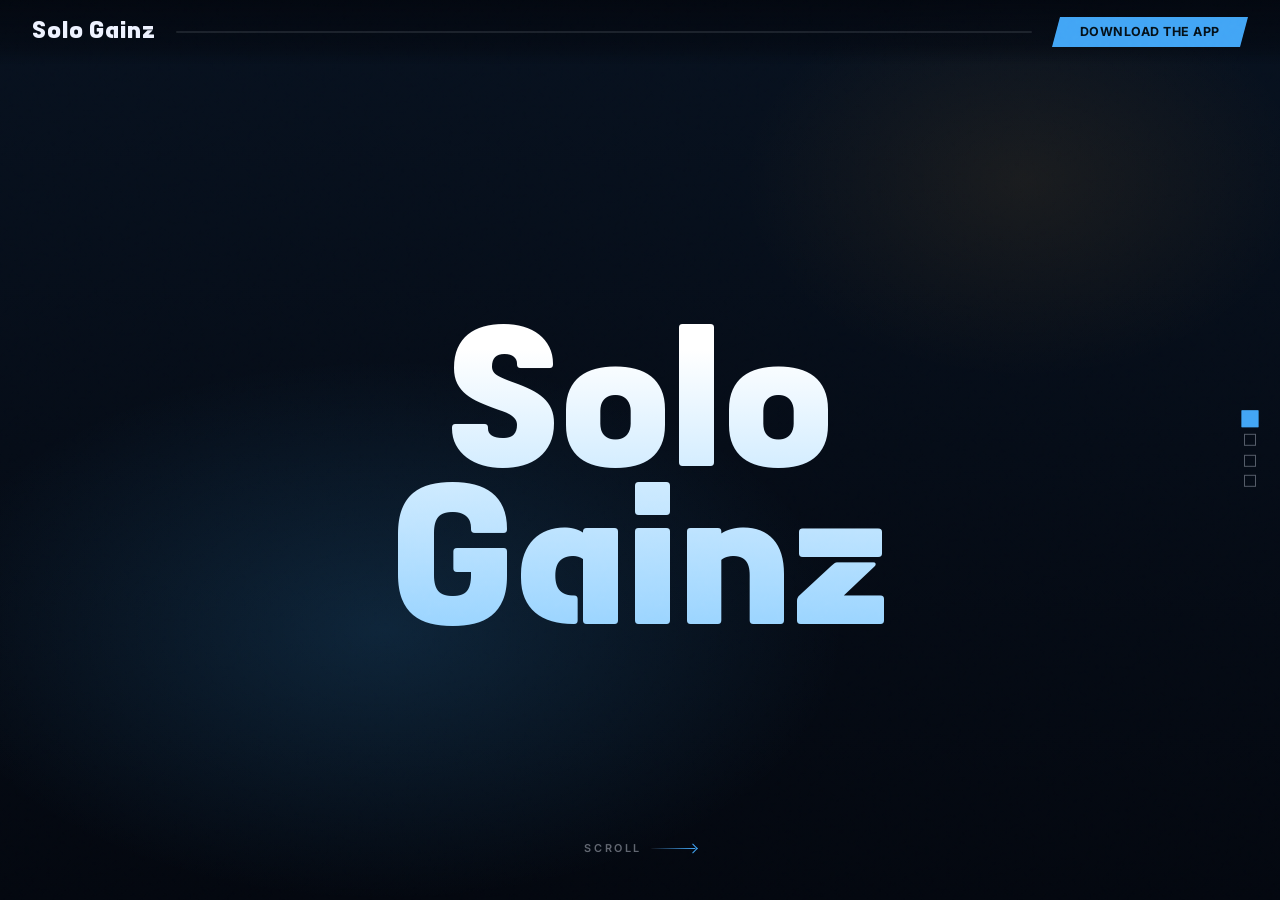
<file: index.html>
<!DOCTYPE html>
<html lang="en">
<head>
  <meta charset="UTF-8" />
  <meta name="viewport" content="width=device-width, initial-scale=1.0, viewport-fit=cover" />
  <!-- `js` gates the scroll-reveal start state in site.css. Inline, and in the
       head on purpose: a deferred script would set it after first paint, so
       the content would draw, blink out, then animate back in. -->
  <script>document.documentElement.classList.add("js");</script>
  <meta name="description" content="Solo Gainz — hunt-ready fitness combat on Android. Daily quests, real combat frames, local Wi‑Fi PVP, loot chests, and rank shields. Fully offline. Direct APK download." />
  <meta name="theme-color" content="#071426" />
  <meta name="robots" content="index, follow" />
  <title>Solo Gainz — Fitness Combat for Android</title>
  <link rel="icon" href="app_icon.png" />
  <link rel="apple-touch-icon" href="app_icon.png" />

  <meta property="og:type" content="website" />
  <meta property="og:site_name" content="Solo Gainz" />
  <meta property="og:title" content="Solo Gainz — Fitness Combat for Android" />
  <meta property="og:description" content="Daily quests, real combat frames, local Wi‑Fi PVP, loot chests, and rank shields. Fully offline. Direct APK download." />
  <link rel="canonical" href="https://sologainz.github.io/" />
  <meta property="og:url" content="https://sologainz.github.io/" />
  <meta property="og:image" content="https://sologainz.github.io/app_thumbnail.png" />
  <meta name="twitter:card" content="summary_large_image" />
  <meta name="twitter:title" content="Solo Gainz — Fitness Combat for Android" />
  <meta name="twitter:description" content="Daily quests, real combat, local PVP, loot chests, rank shields. Fully offline. Direct APK." />
  <meta name="twitter:image" content="https://sologainz.github.io/app_thumbnail.png" />
  <link rel="preconnect" href="https://fonts.googleapis.com" />
  <link rel="preconnect" href="https://fonts.gstatic.com" crossorigin />
  <link href="https://fonts.googleapis.com/css2?family=Inter:wght@400;500;600;700;800&display=swap" rel="stylesheet" />
  <link rel="stylesheet" href="site.css?v=12ccbea3" />
</head>
<body class="track-page">
  <div class="noise" aria-hidden="true"></div>

  <header class="chrome">
    <a class="chrome__brand" href="#panel-0">
      <span>Solo Gainz</span>
    </a>
    <div class="chrome__rail" aria-hidden="true">
      <div class="chrome__fill" id="scrollFill"></div>
    </div>
    <div class="chrome__actions">
      <a class="chrome__apk" href="https://github.com/sologainz/sologainz.github.io/releases/latest/download/Solo.Gainz.apk" download="Solo.Gainz.apk" rel="noopener">Download the app</a>
    </div>
  </header>

  <nav class="dots" id="dots" aria-label="Sections"></nav>

  <div class="track" id="track" tabindex="0">
    <!-- 0 INTRO — title only, by design. Everything that used to crowd the
         hero now lives in the sections that follow. -->
    <section class="panel panel--intro" data-index="0" id="panel-0">
      <div class="panel__bg panel__bg--arena" aria-hidden="true"></div>
      <div class="panel__inner intro">
        <h1 class="mega" data-reveal>Solo<br />Gainz</h1>
        <p class="scroll-cue" aria-hidden="true">
          <span>Scroll</span>
          <span class="scroll-cue__arrow"></span>
        </p>
      </div>
    </section>

    <!-- 1 TRAILER -->
    <section class="panel panel--trailer" data-index="1">
      <div class="panel__inner trailer">
        <div class="trailer__copy">
          <p class="kicker" data-reveal>Watch</p>
          <h2 data-reveal>See the hunt.</h2>
          <p class="body" data-reveal>A short look at Solo Gainz — train, fight, ascend. Everything you see is captured in-app.</p>
        </div>
        <div class="trailer__stage" data-reveal>
          <video
            class="trailer__video"
            controls
            playsinline
            preload="none"
            aria-label="Solo Gainz trailer"
          >
            <source src="media/trailer/Solo-Gainz-Trailer.mp4" type="video/mp4" />
          </video>
        </div>
      </div>
    </section>

    <!-- 2 FAQ -->
    <section class="panel panel--faq" data-index="2">
      <div class="panel__inner faq">
        <div class="faq__copy">
          <p class="kicker" data-reveal>Questions</p>
          <h2 data-reveal>Before you sideload.</h2>
          <p class="body" data-reveal>The short version, prototype.</p>
        </div>
        <div class="faq-list" id="faqList">
          <div class="faq-item">
            <button type="button" class="faq-q" aria-expanded="false">
              <span>How do I install the APK?</span>
              <span class="faq-q__icon" aria-hidden="true">+</span>
            </button>
            <div class="faq-a"><p>Download the APK, then open it on your Android device. Allow "Install from this source" if prompted. Requires Android 8.0 or newer.</p></div>
          </div>
          <div class="faq-item">
            <button type="button" class="faq-q" aria-expanded="false">
              <span>Is it safe to sideload?</span>
              <span class="faq-q__icon" aria-hidden="true">+</span>
            </button>
            <div class="faq-a"><p>Yes. The APK is signed and served directly by us. Your device may warn you simply because it&#39;s outside the Play Store — that&#39;s normal for direct installs.</p></div>
          </div>
          <div class="faq-item">
            <button type="button" class="faq-q" aria-expanded="false">
              <span>Is there an iOS version?</span>
              <span class="faq-q__icon" aria-hidden="true">+</span>
            </button>
            <div class="faq-a"><p>Not yet. Solo Gainz is Android-only for now. iOS is on the roadmap but has no release date.</p></div>
          </div>
          <div class="faq-item">
            <button type="button" class="faq-q" aria-expanded="false">
              <span>Does PVP need the internet?</span>
              <span class="faq-q__icon" aria-hidden="true">+</span>
            </button>
            <div class="faq-a"><p>No. PVP runs over your local Wi‑Fi / LAN — host or join prototypes on the same network. The rest of the game is fully offline.</p></div>
          </div>
          <div class="faq-item">
            <button type="button" class="faq-q" aria-expanded="false">
              <span>If it&#39;s offline, what are the live numbers?</span>
              <span class="faq-q__icon" aria-hidden="true">+</span>
            </button>
            <div class="faq-a"><p>A cloud account is entirely optional and exists only to back up your save. If you turn it on, your sync counts toward aggregate totals — no names, no locations. Play without an account and nothing ever leaves your phone.</p></div>
          </div>
        </div>
      </div>
    </section>

    <!-- 3 FOOTER -->
    <section class="panel panel--get" data-index="3">
      <footer class="panel__inner site-footer">
        <div class="site-footer__top">
          <div class="site-footer__brand">
            <img class="site-footer__logo" src="app_icon.png" alt="Solo Gainz app icon" width="56" height="56" loading="lazy" decoding="async" />
            <div>
              <p class="site-footer__name">Solo Gainz</p>
              <p class="site-footer__tag">Fitness combat. Fully offline.</p>
            </div>
          </div>
          <nav class="site-footer__nav" aria-label="Footer">
            <a href="#panel-0">Home</a>
            <a href="privacy.html">Privacy Policy</a>
            <a href="terms.html">Terms &amp; Conditions</a>
          </nav>
        </div>
        <div class="site-footer__divider" aria-hidden="true"></div>
        <div class="site-footer__bottom">
          <p class="site-footer__copy">© 2026 Xoventic · Solo Gainz. All rights reserved.</p>
          <div class="site-footer__social">
            <a href="mailto:support@xoventic.com">Contact</a>
          </div>
        </div>
      </footer>
    </section>
  </div>

  <script src="site.js?v=e400680e" defer></script>
</body>
</html>
</file>
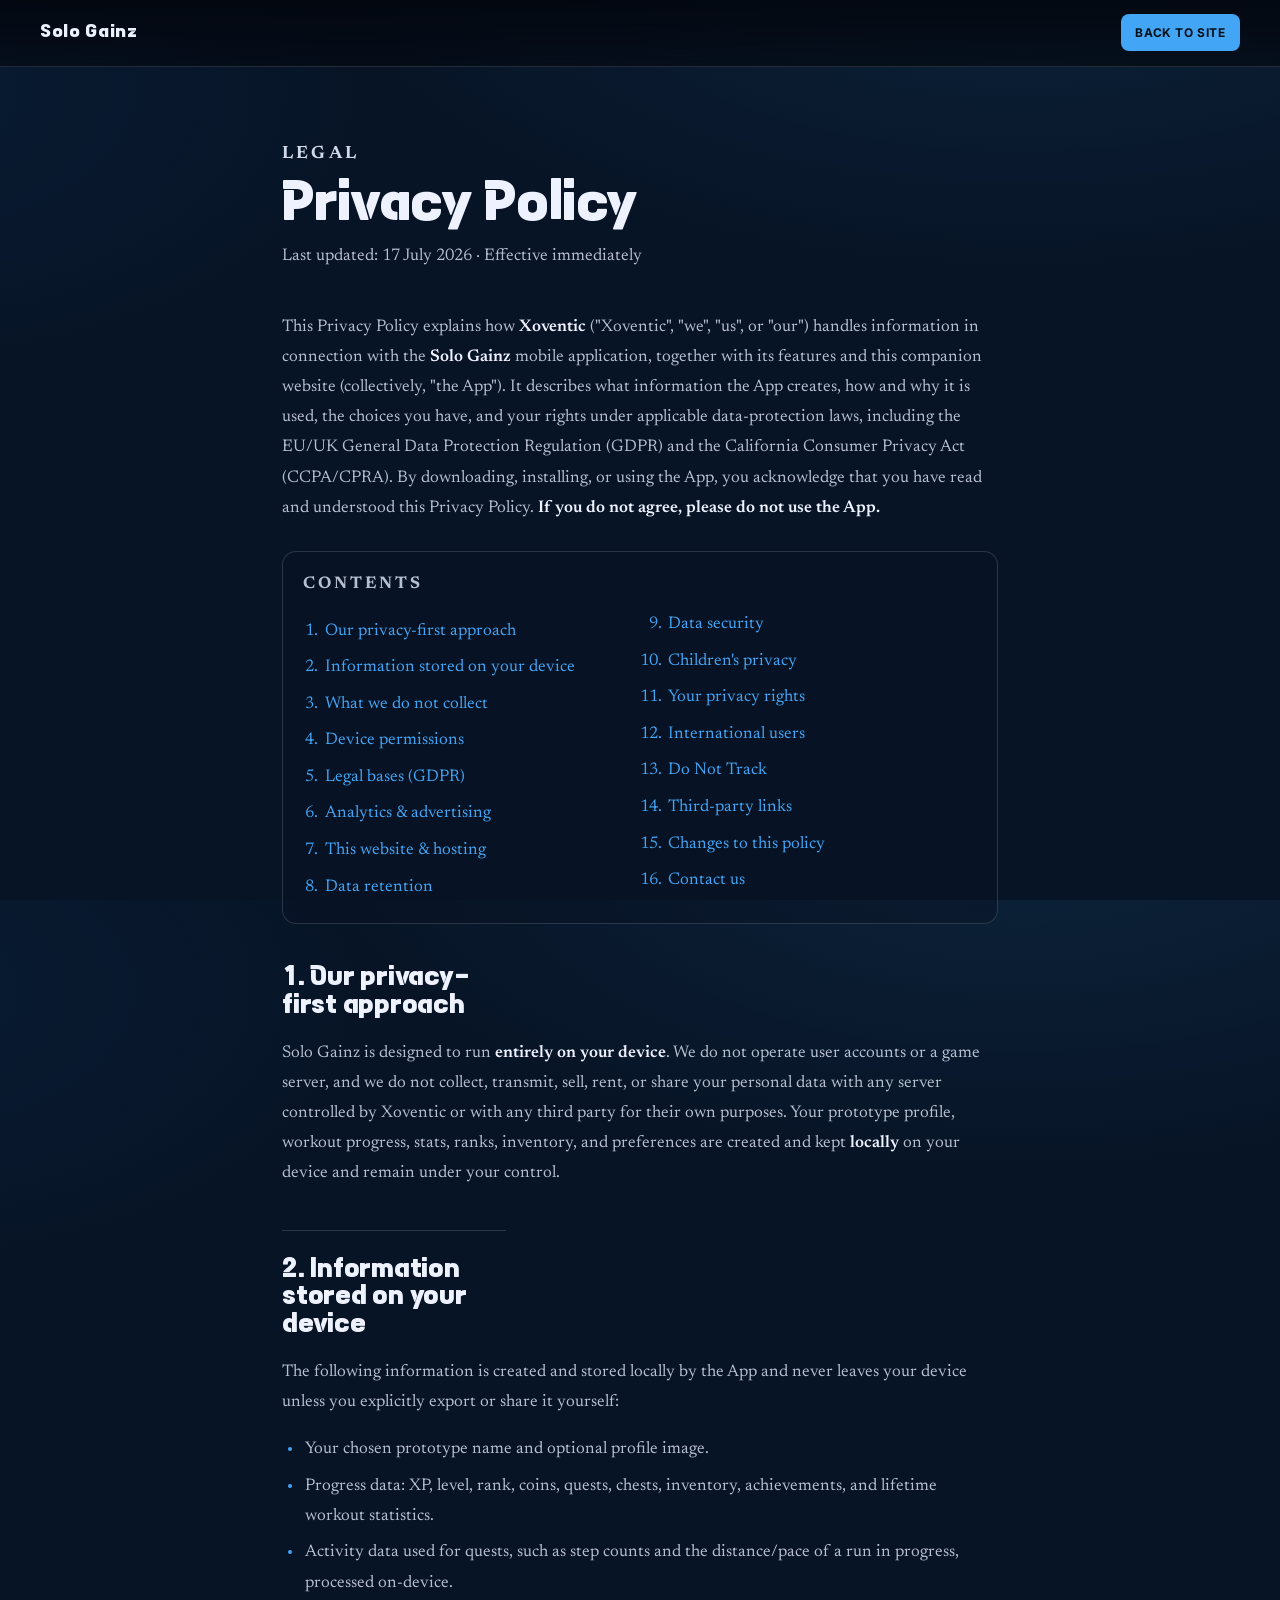
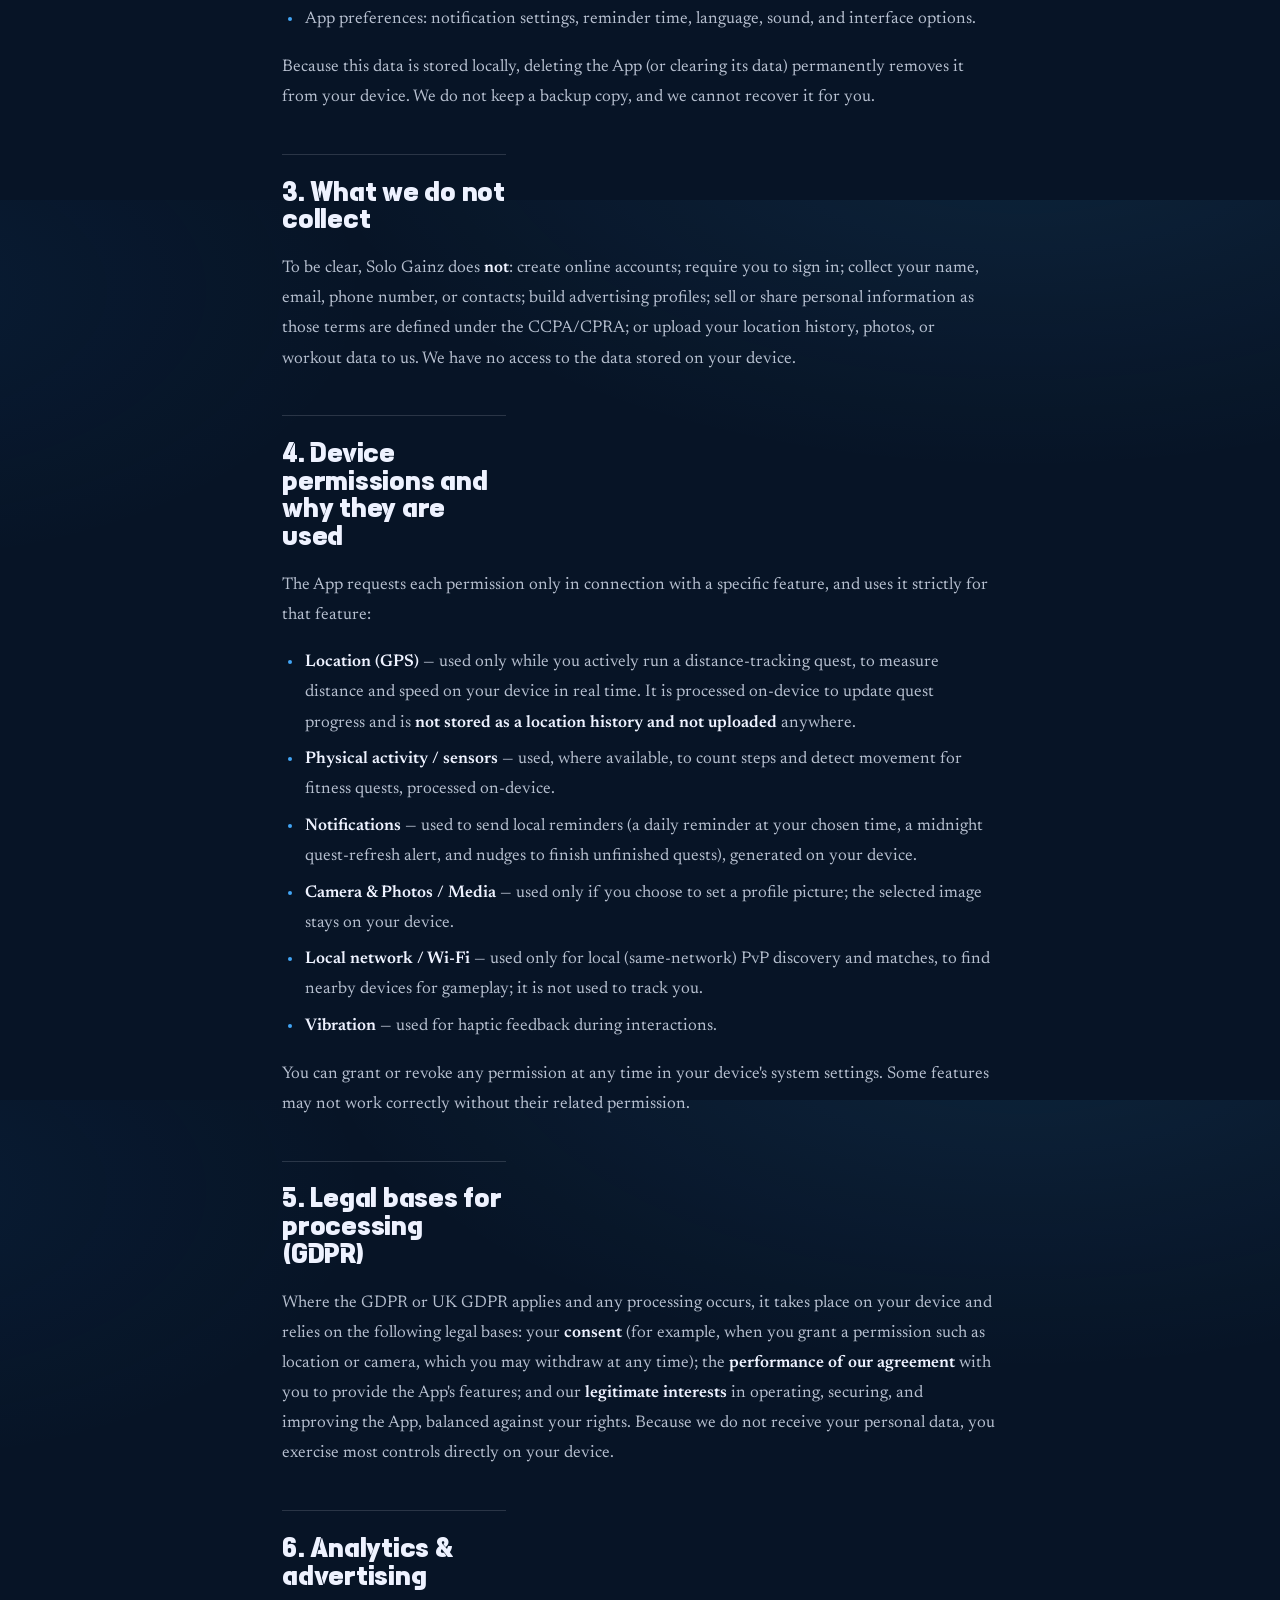
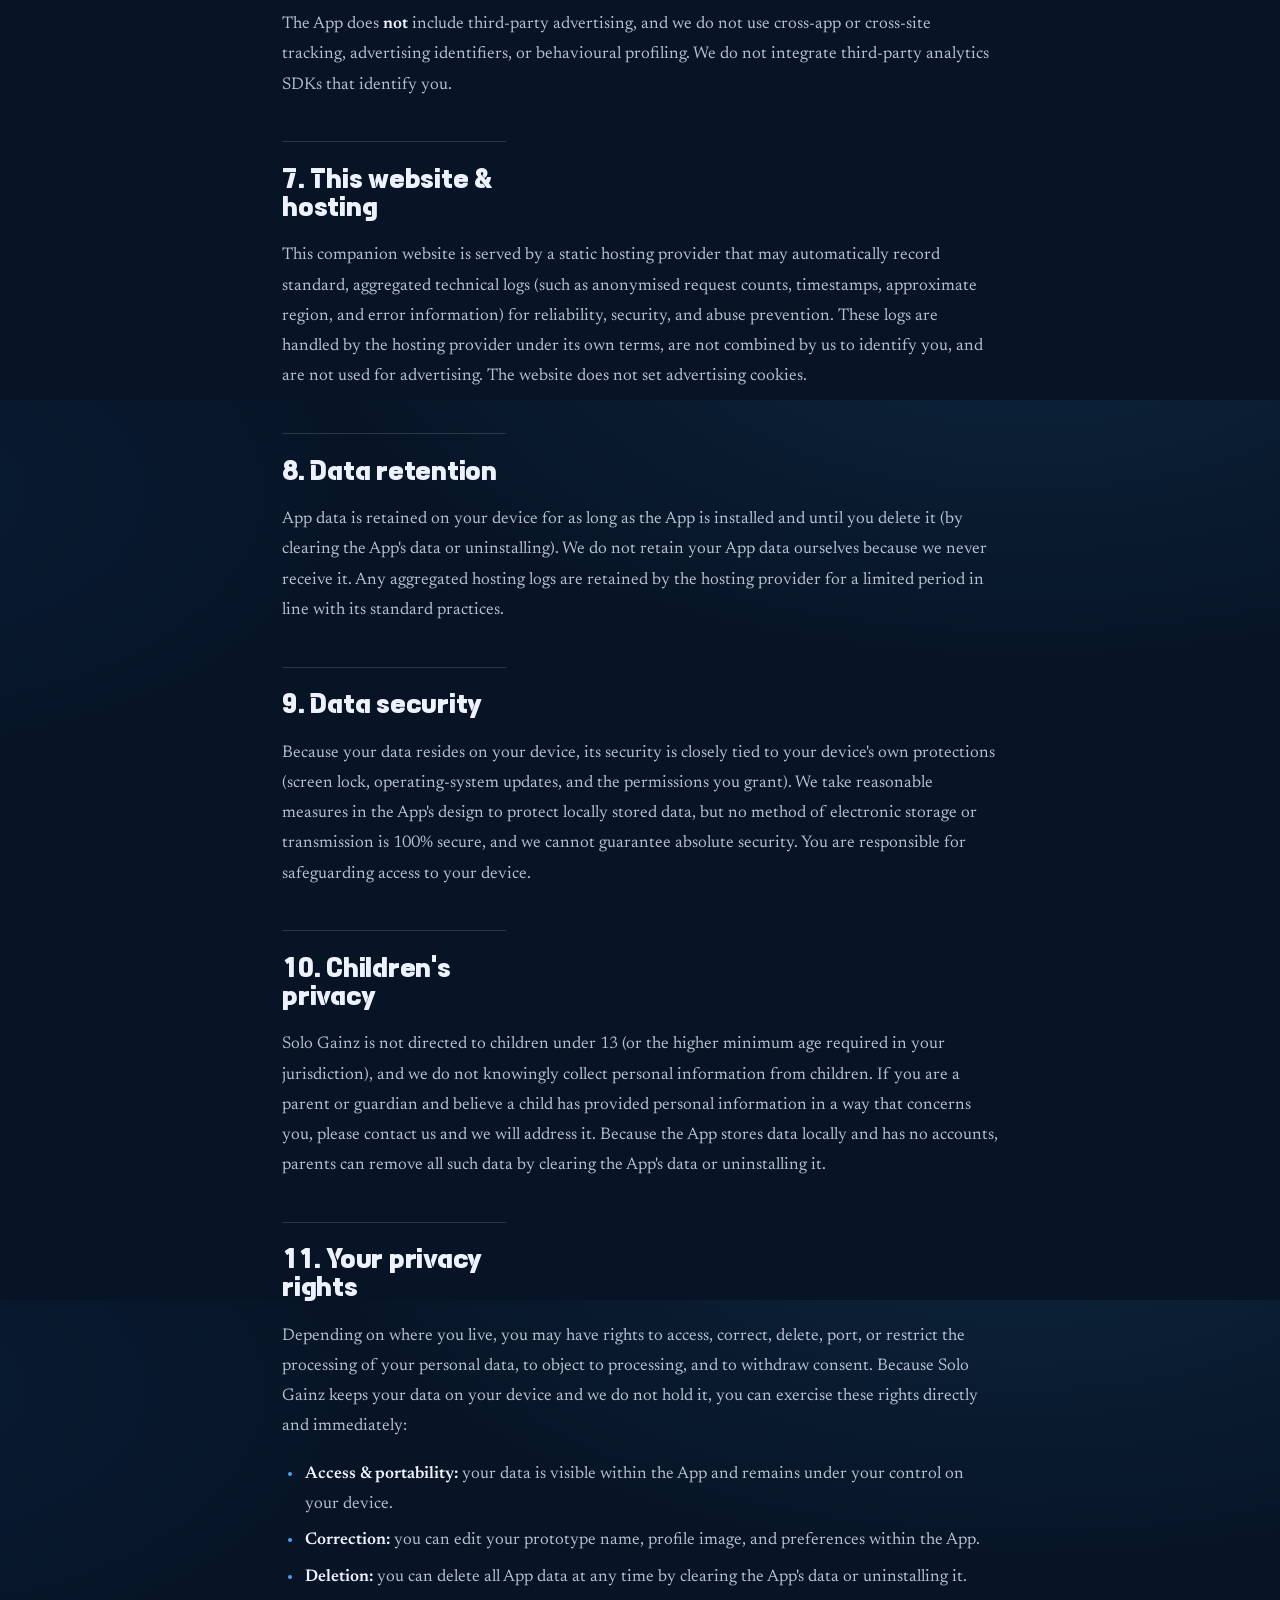
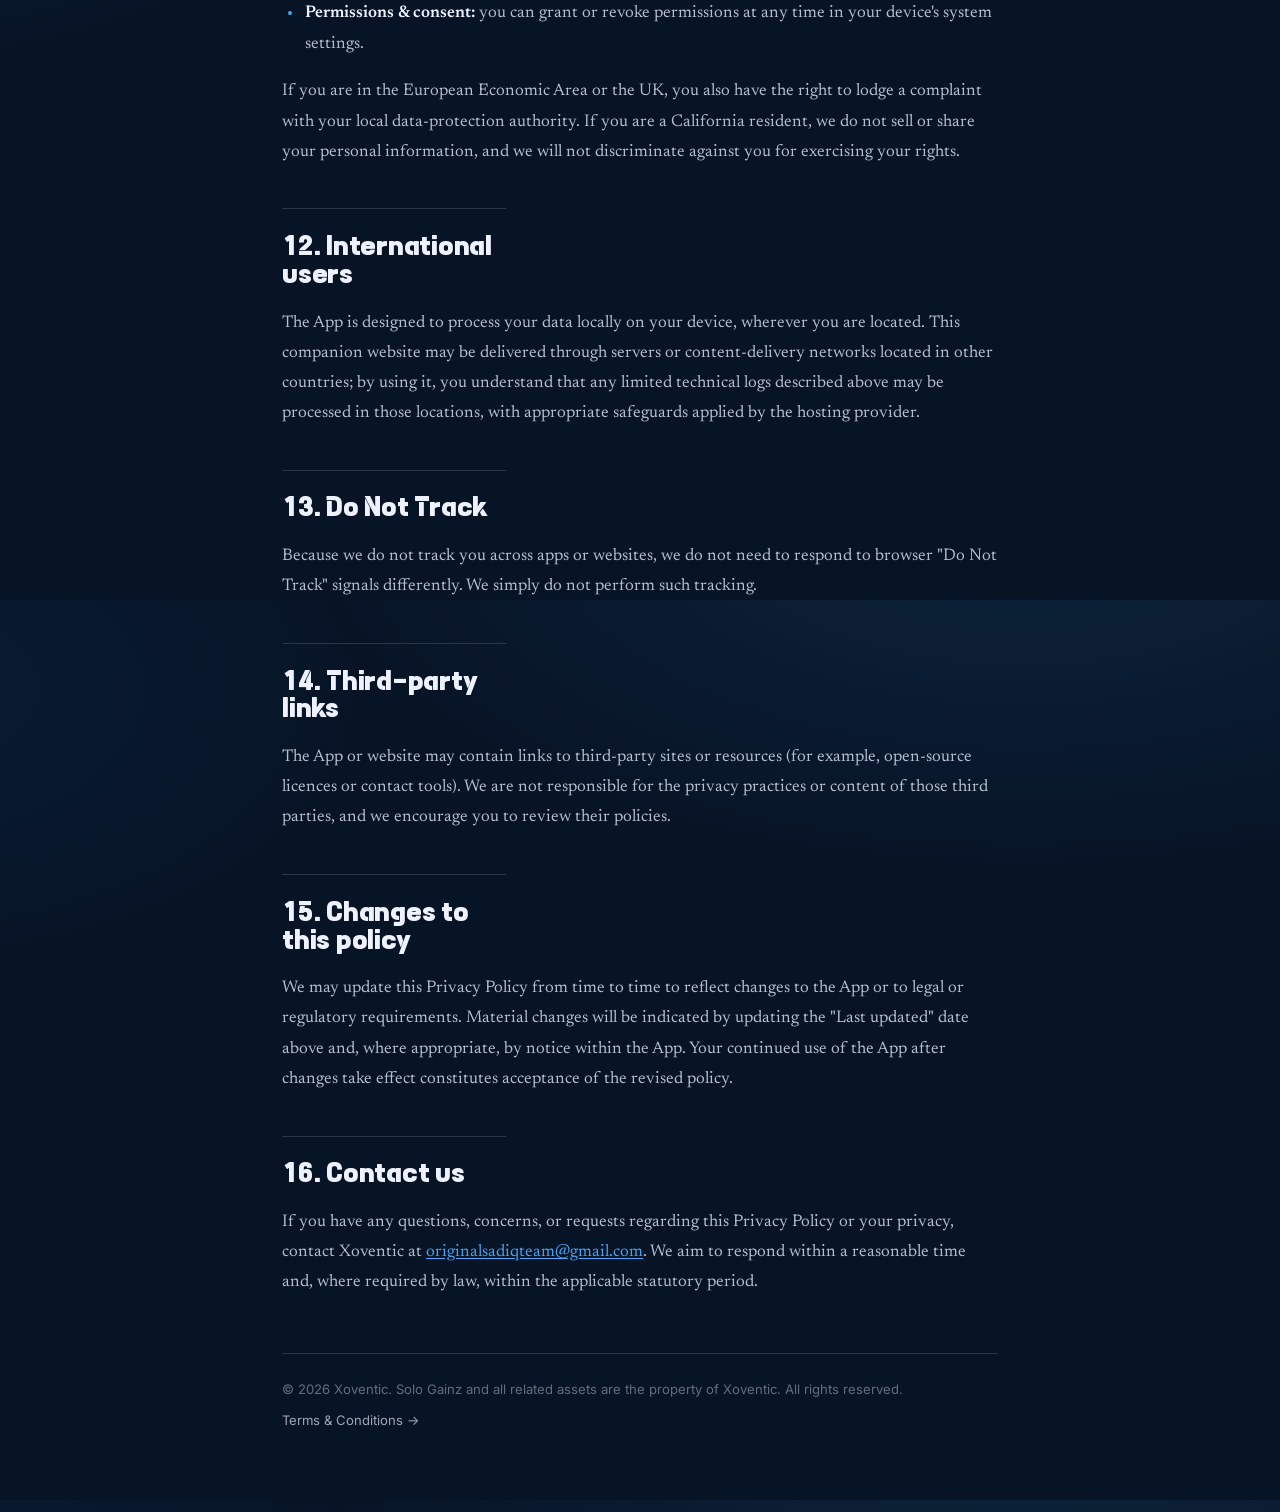
<file: privacy.html>
<!DOCTYPE html>
<html lang="en">
<head>
  <meta charset="UTF-8" />
  <meta name="viewport" content="width=device-width, initial-scale=1.0, viewport-fit=cover" />
  <meta name="description" content="Privacy Policy for the Solo Gainz Android app by Xoventic." />
  <meta name="theme-color" content="#071426" />
  <meta name="robots" content="index, follow" />
  <title>Privacy Policy — Solo Gainz</title>
  <link rel="icon" href="app_icon.png" />
  <link rel="preconnect" href="https://fonts.googleapis.com" />
  <link rel="preconnect" href="https://fonts.gstatic.com" crossorigin />
  <link href="https://fonts.googleapis.com/css2?family=Inter:wght@400;500;600;700;800&family=Newsreader:opsz,wght@6..72,400;6..72,500;6..72,600&display=swap" rel="stylesheet" />
  <link rel="stylesheet" href="site.css?v=12ccbea3" />
</head>
<body class="legal">
  <header class="legal-chrome">
    <a class="legal-chrome__brand" href="index.html">
      <span>Solo Gainz</span>
    </a>
    <a class="legal-chrome__back" href="index.html">Back to site</a>
  </header>

  <main class="legal-wrap">
    <p class="legal-kicker">Legal</p>
    <h1 class="legal-title">Privacy Policy</h1>
    <p class="legal-meta">Last updated: 17 July 2026 · Effective immediately</p>

    <p>This Privacy Policy explains how <strong>Xoventic</strong> ("Xoventic", "we", "us", or "our") handles information in connection with the <strong>Solo Gainz</strong> mobile application, together with its features and this companion website (collectively, "the App"). It describes what information the App creates, how and why it is used, the choices you have, and your rights under applicable data-protection laws, including the EU/UK General Data Protection Regulation (GDPR) and the California Consumer Privacy Act (CCPA/CPRA). By downloading, installing, or using the App, you acknowledge that you have read and understood this Privacy Policy. <strong>If you do not agree, please do not use the App.</strong></p>

    <nav class="legal-toc" aria-label="Contents">
      <p class="legal-toc__title">Contents</p>
      <ol>
        <li><a href="#p-approach">Our privacy-first approach</a></li>
        <li><a href="#p-ondevice">Information stored on your device</a></li>
        <li><a href="#p-notcollect">What we do not collect</a></li>
        <li><a href="#p-permissions">Device permissions</a></li>
        <li><a href="#p-bases">Legal bases (GDPR)</a></li>
        <li><a href="#p-analytics">Analytics &amp; advertising</a></li>
        <li><a href="#p-website">This website &amp; hosting</a></li>
        <li><a href="#p-retention">Data retention</a></li>
        <li><a href="#p-security">Data security</a></li>
        <li><a href="#p-children">Children's privacy</a></li>
        <li><a href="#p-rights">Your privacy rights</a></li>
        <li><a href="#p-intl">International users</a></li>
        <li><a href="#p-dnt">Do Not Track</a></li>
        <li><a href="#p-links">Third-party links</a></li>
        <li><a href="#p-changes">Changes to this policy</a></li>
        <li><a href="#p-contact">Contact us</a></li>
      </ol>
    </nav>

    <h2 id="p-approach">1. Our privacy-first approach</h2>
    <p>Solo Gainz is designed to run <strong>entirely on your device</strong>. We do not operate user accounts or a game server, and we do not collect, transmit, sell, rent, or share your personal data with any server controlled by Xoventic or with any third party for their own purposes. Your prototype profile, workout progress, stats, ranks, inventory, and preferences are created and kept <strong>locally</strong> on your device and remain under your control.</p>

    <h2 id="p-ondevice">2. Information stored on your device</h2>
    <p>The following information is created and stored locally by the App and never leaves your device unless you explicitly export or share it yourself:</p>
    <ul>
      <li>Your chosen prototype name and optional profile image.</li>
      <li>Progress data: XP, level, rank, coins, quests, chests, inventory, achievements, and lifetime workout statistics.</li>
      <li>Activity data used for quests, such as step counts and the distance/pace of a run in progress, processed on-device.</li>
      <li>App preferences: notification settings, reminder time, language, sound, and interface options.</li>
    </ul>
    <p>Because this data is stored locally, deleting the App (or clearing its data) permanently removes it from your device. We do not keep a backup copy, and we cannot recover it for you.</p>

    <h2 id="p-notcollect">3. What we do not collect</h2>
    <p>To be clear, Solo Gainz does <strong>not</strong>: create online accounts; require you to sign in; collect your name, email, phone number, or contacts; build advertising profiles; sell or share personal information as those terms are defined under the CCPA/CPRA; or upload your location history, photos, or workout data to us. We have no access to the data stored on your device.</p>

    <h2 id="p-permissions">4. Device permissions and why they are used</h2>
    <p>The App requests each permission only in connection with a specific feature, and uses it strictly for that feature:</p>
    <ul>
      <li><strong>Location (GPS)</strong> — used only while you actively run a distance-tracking quest, to measure distance and speed on your device in real time. It is processed on-device to update quest progress and is <strong>not stored as a location history and not uploaded</strong> anywhere.</li>
      <li><strong>Physical activity / sensors</strong> — used, where available, to count steps and detect movement for fitness quests, processed on-device.</li>
      <li><strong>Notifications</strong> — used to send local reminders (a daily reminder at your chosen time, a midnight quest-refresh alert, and nudges to finish unfinished quests), generated on your device.</li>
      <li><strong>Camera &amp; Photos / Media</strong> — used only if you choose to set a profile picture; the selected image stays on your device.</li>
      <li><strong>Local network / Wi‑Fi</strong> — used only for local (same-network) PvP discovery and matches, to find nearby devices for gameplay; it is not used to track you.</li>
      <li><strong>Vibration</strong> — used for haptic feedback during interactions.</li>
    </ul>
    <p>You can grant or revoke any permission at any time in your device's system settings. Some features may not work correctly without their related permission.</p>

    <h2 id="p-bases">5. Legal bases for processing (GDPR)</h2>
    <p>Where the GDPR or UK GDPR applies and any processing occurs, it takes place on your device and relies on the following legal bases: your <strong>consent</strong> (for example, when you grant a permission such as location or camera, which you may withdraw at any time); the <strong>performance of our agreement</strong> with you to provide the App's features; and our <strong>legitimate interests</strong> in operating, securing, and improving the App, balanced against your rights. Because we do not receive your personal data, you exercise most controls directly on your device.</p>

    <h2 id="p-analytics">6. Analytics &amp; advertising</h2>
    <p>The App does <strong>not</strong> include third-party advertising, and we do not use cross-app or cross-site tracking, advertising identifiers, or behavioural profiling. We do not integrate third-party analytics SDKs that identify you.</p>

    <h2 id="p-website">7. This website &amp; hosting</h2>
    <p>This companion website is served by a static hosting provider that may automatically record standard, aggregated technical logs (such as anonymised request counts, timestamps, approximate region, and error information) for reliability, security, and abuse prevention. These logs are handled by the hosting provider under its own terms, are not combined by us to identify you, and are not used for advertising. The website does not set advertising cookies.</p>

    <h2 id="p-retention">8. Data retention</h2>
    <p>App data is retained on your device for as long as the App is installed and until you delete it (by clearing the App's data or uninstalling). We do not retain your App data ourselves because we never receive it. Any aggregated hosting logs are retained by the hosting provider for a limited period in line with its standard practices.</p>

    <h2 id="p-security">9. Data security</h2>
    <p>Because your data resides on your device, its security is closely tied to your device's own protections (screen lock, operating-system updates, and the permissions you grant). We take reasonable measures in the App's design to protect locally stored data, but no method of electronic storage or transmission is 100% secure, and we cannot guarantee absolute security. You are responsible for safeguarding access to your device.</p>

    <h2 id="p-children">10. Children's privacy</h2>
    <p>Solo Gainz is not directed to children under 13 (or the higher minimum age required in your jurisdiction), and we do not knowingly collect personal information from children. If you are a parent or guardian and believe a child has provided personal information in a way that concerns you, please contact us and we will address it. Because the App stores data locally and has no accounts, parents can remove all such data by clearing the App's data or uninstalling it.</p>

    <h2 id="p-rights">11. Your privacy rights</h2>
    <p>Depending on where you live, you may have rights to access, correct, delete, port, or restrict the processing of your personal data, to object to processing, and to withdraw consent. Because Solo Gainz keeps your data on your device and we do not hold it, you can exercise these rights directly and immediately:</p>
    <ul>
      <li><strong>Access &amp; portability:</strong> your data is visible within the App and remains under your control on your device.</li>
      <li><strong>Correction:</strong> you can edit your prototype name, profile image, and preferences within the App.</li>
      <li><strong>Deletion:</strong> you can delete all App data at any time by clearing the App's data or uninstalling it.</li>
      <li><strong>Permissions &amp; consent:</strong> you can grant or revoke permissions at any time in your device's system settings.</li>
    </ul>
    <p>If you are in the European Economic Area or the UK, you also have the right to lodge a complaint with your local data-protection authority. If you are a California resident, we do not sell or share your personal information, and we will not discriminate against you for exercising your rights.</p>

    <h2 id="p-intl">12. International users</h2>
    <p>The App is designed to process your data locally on your device, wherever you are located. This companion website may be delivered through servers or content-delivery networks located in other countries; by using it, you understand that any limited technical logs described above may be processed in those locations, with appropriate safeguards applied by the hosting provider.</p>

    <h2 id="p-dnt">13. Do Not Track</h2>
    <p>Because we do not track you across apps or websites, we do not need to respond to browser "Do Not Track" signals differently. We simply do not perform such tracking.</p>

    <h2 id="p-links">14. Third-party links</h2>
    <p>The App or website may contain links to third-party sites or resources (for example, open-source licences or contact tools). We are not responsible for the privacy practices or content of those third parties, and we encourage you to review their policies.</p>

    <h2 id="p-changes">15. Changes to this policy</h2>
    <p>We may update this Privacy Policy from time to time to reflect changes to the App or to legal or regulatory requirements. Material changes will be indicated by updating the "Last updated" date above and, where appropriate, by notice within the App. Your continued use of the App after changes take effect constitutes acceptance of the revised policy.</p>

    <h2 id="p-contact">16. Contact us</h2>
    <p>If you have any questions, concerns, or requests regarding this Privacy Policy or your privacy, contact Xoventic at <a href="mailto:originalsadiqteam@gmail.com">originalsadiqteam@gmail.com</a>. We aim to respond within a reasonable time and, where required by law, within the applicable statutory period.</p>

    <div class="legal-foot">
      <span>© 2026 Xoventic. Solo Gainz and all related assets are the property of Xoventic. All rights reserved.</span>
      <a href="terms.html">Terms &amp; Conditions →</a>
    </div>
  </main>
</body>
</html>
</file>
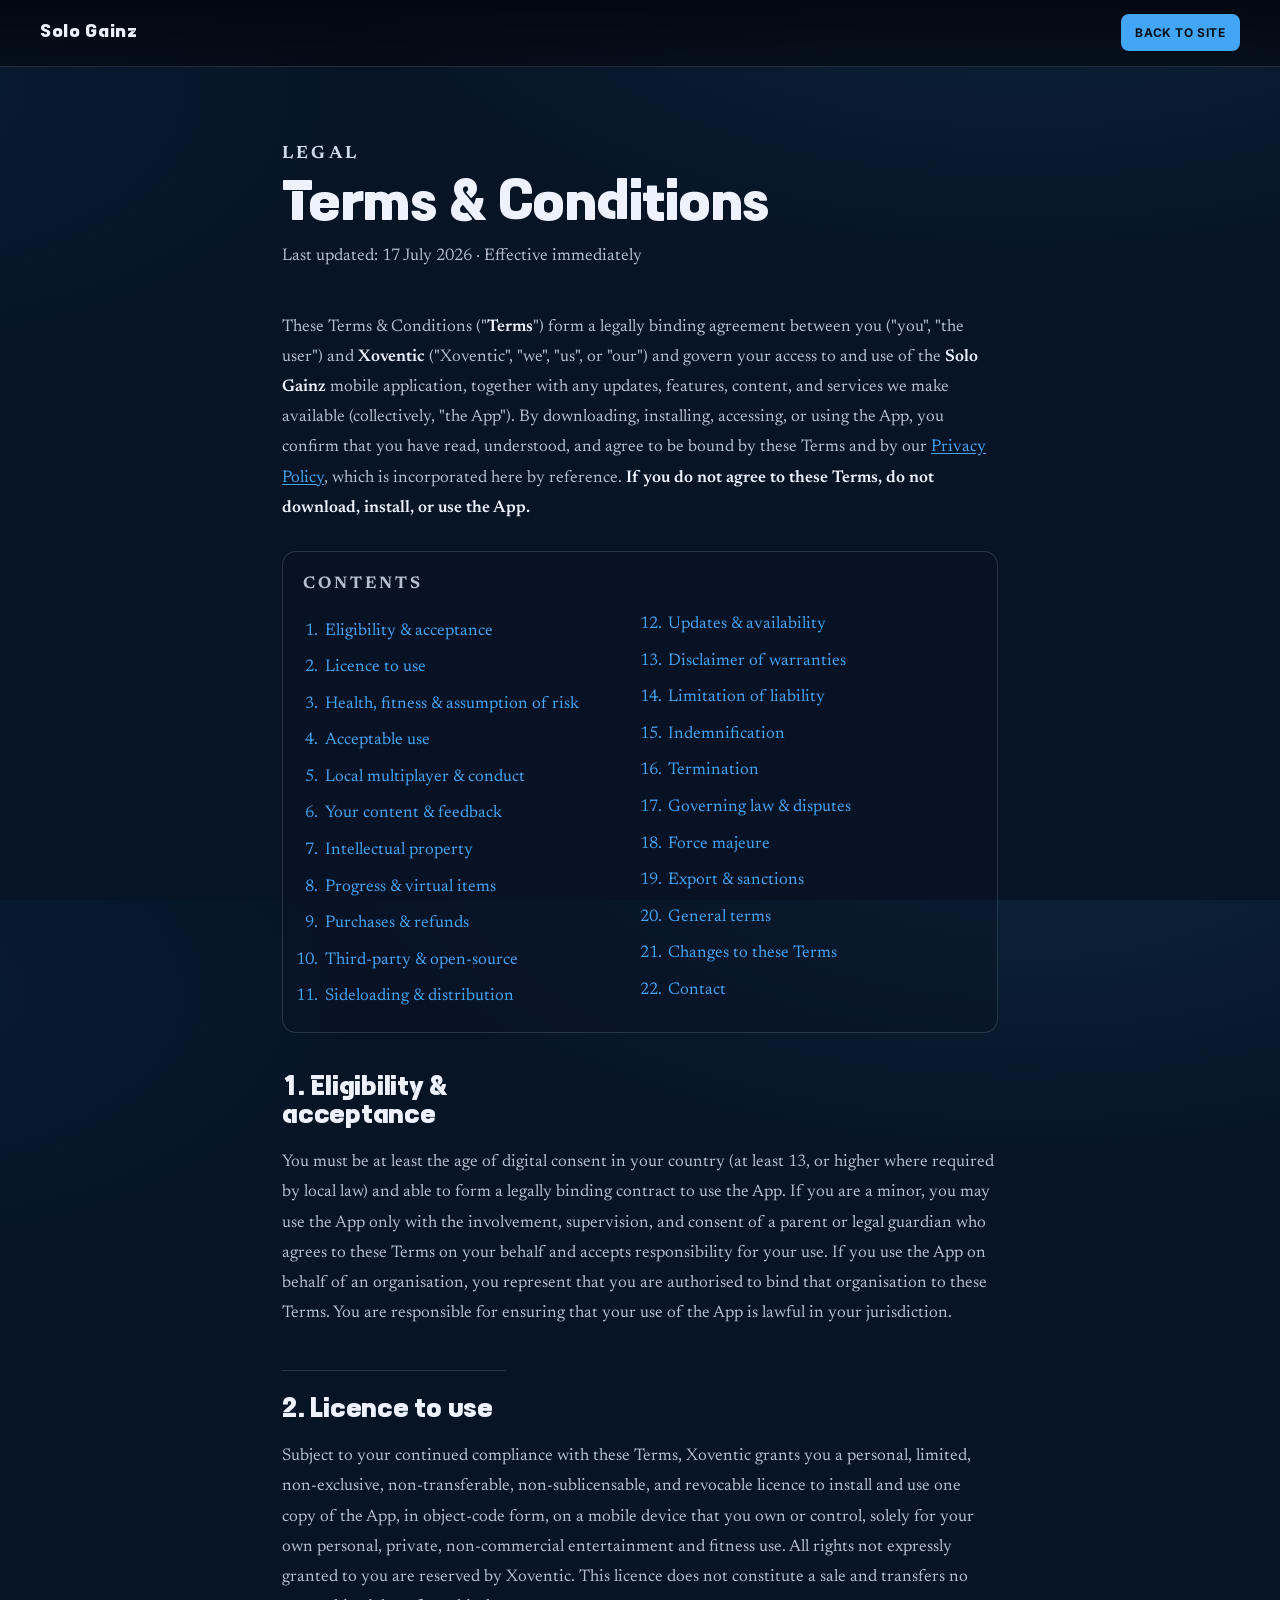
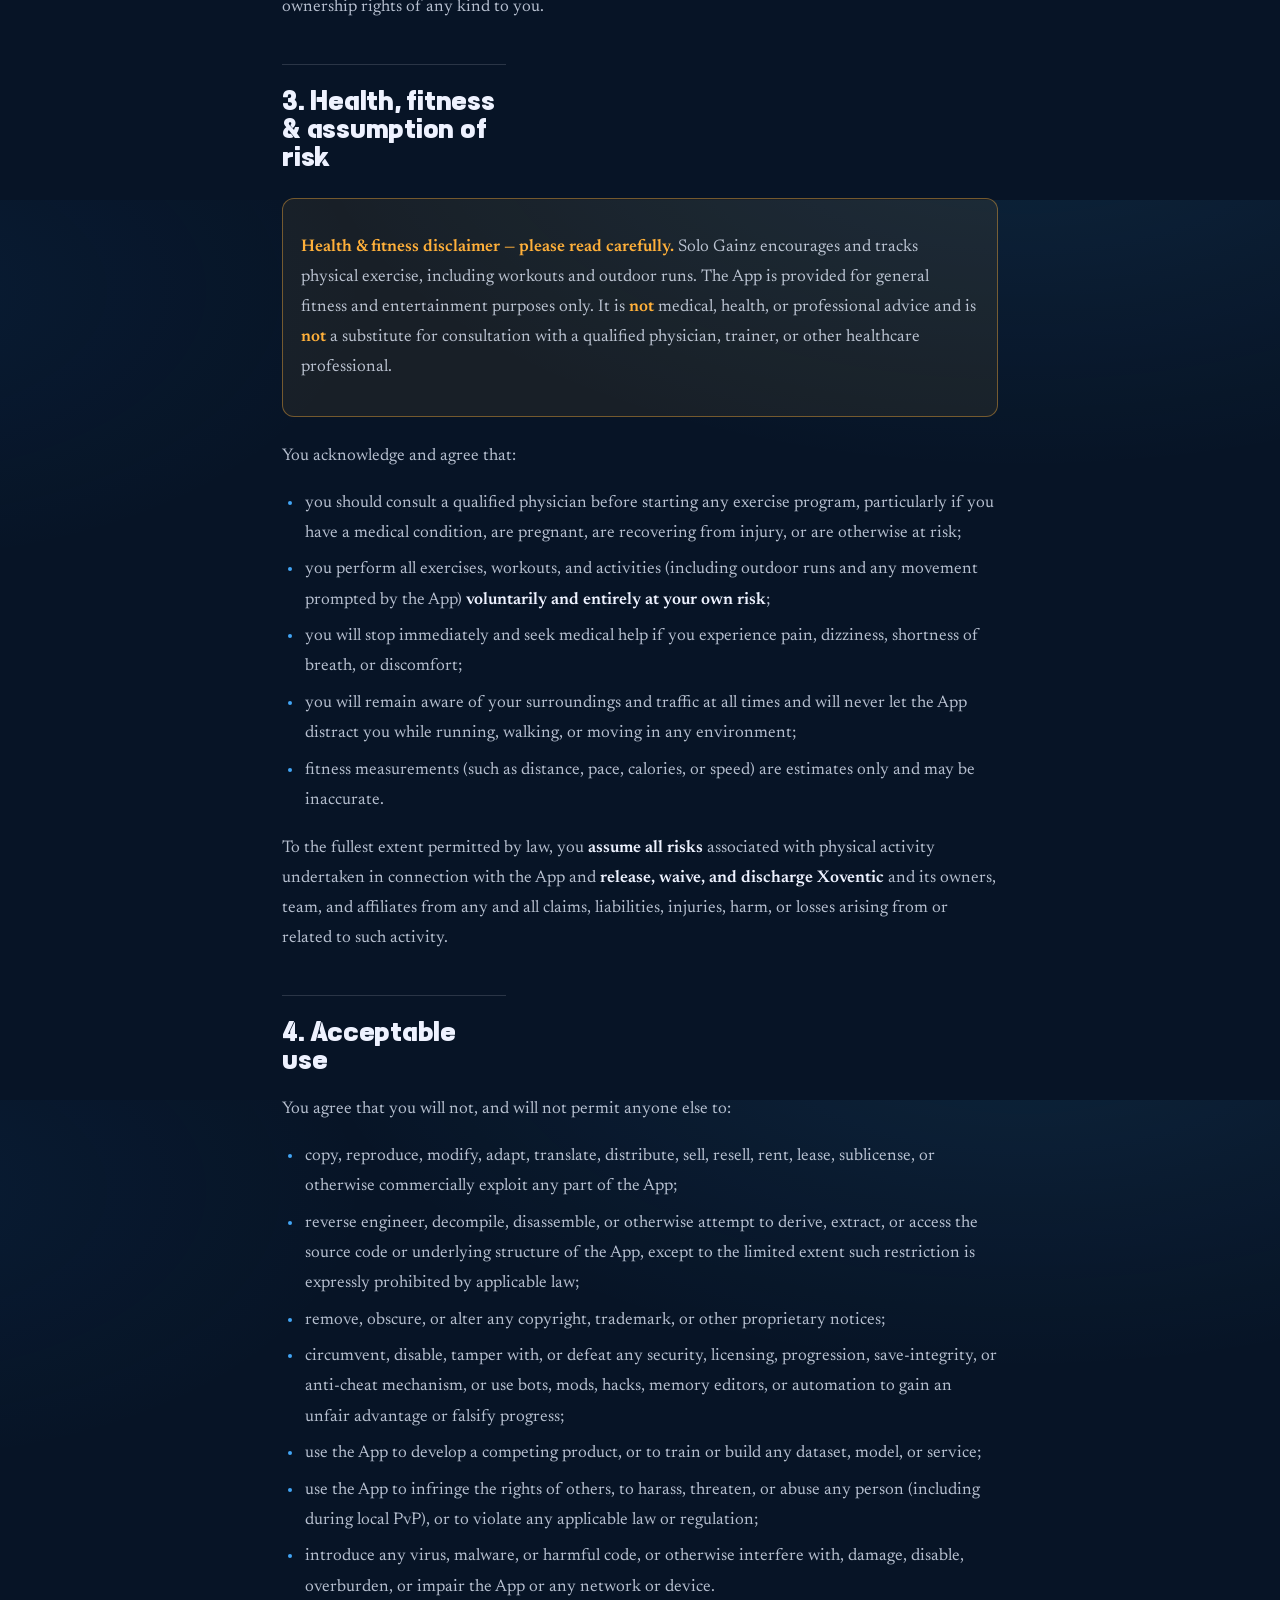
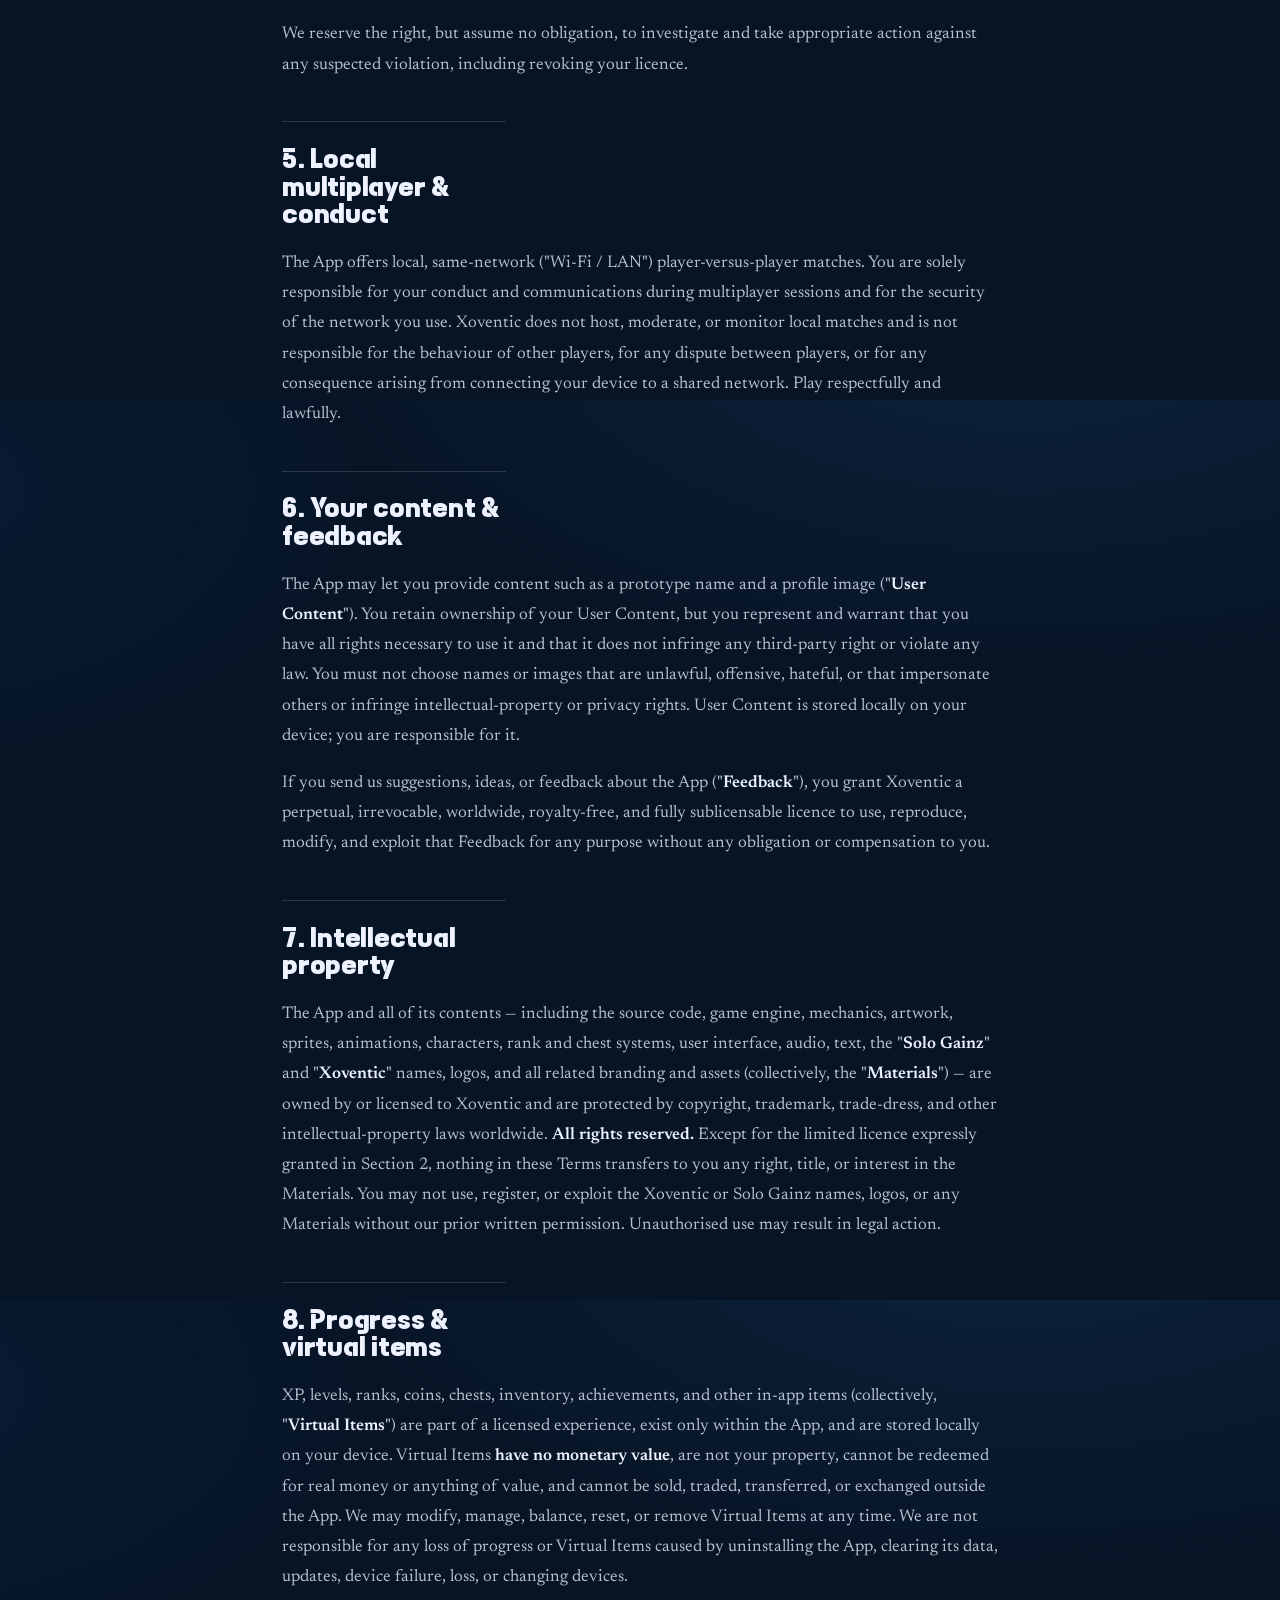
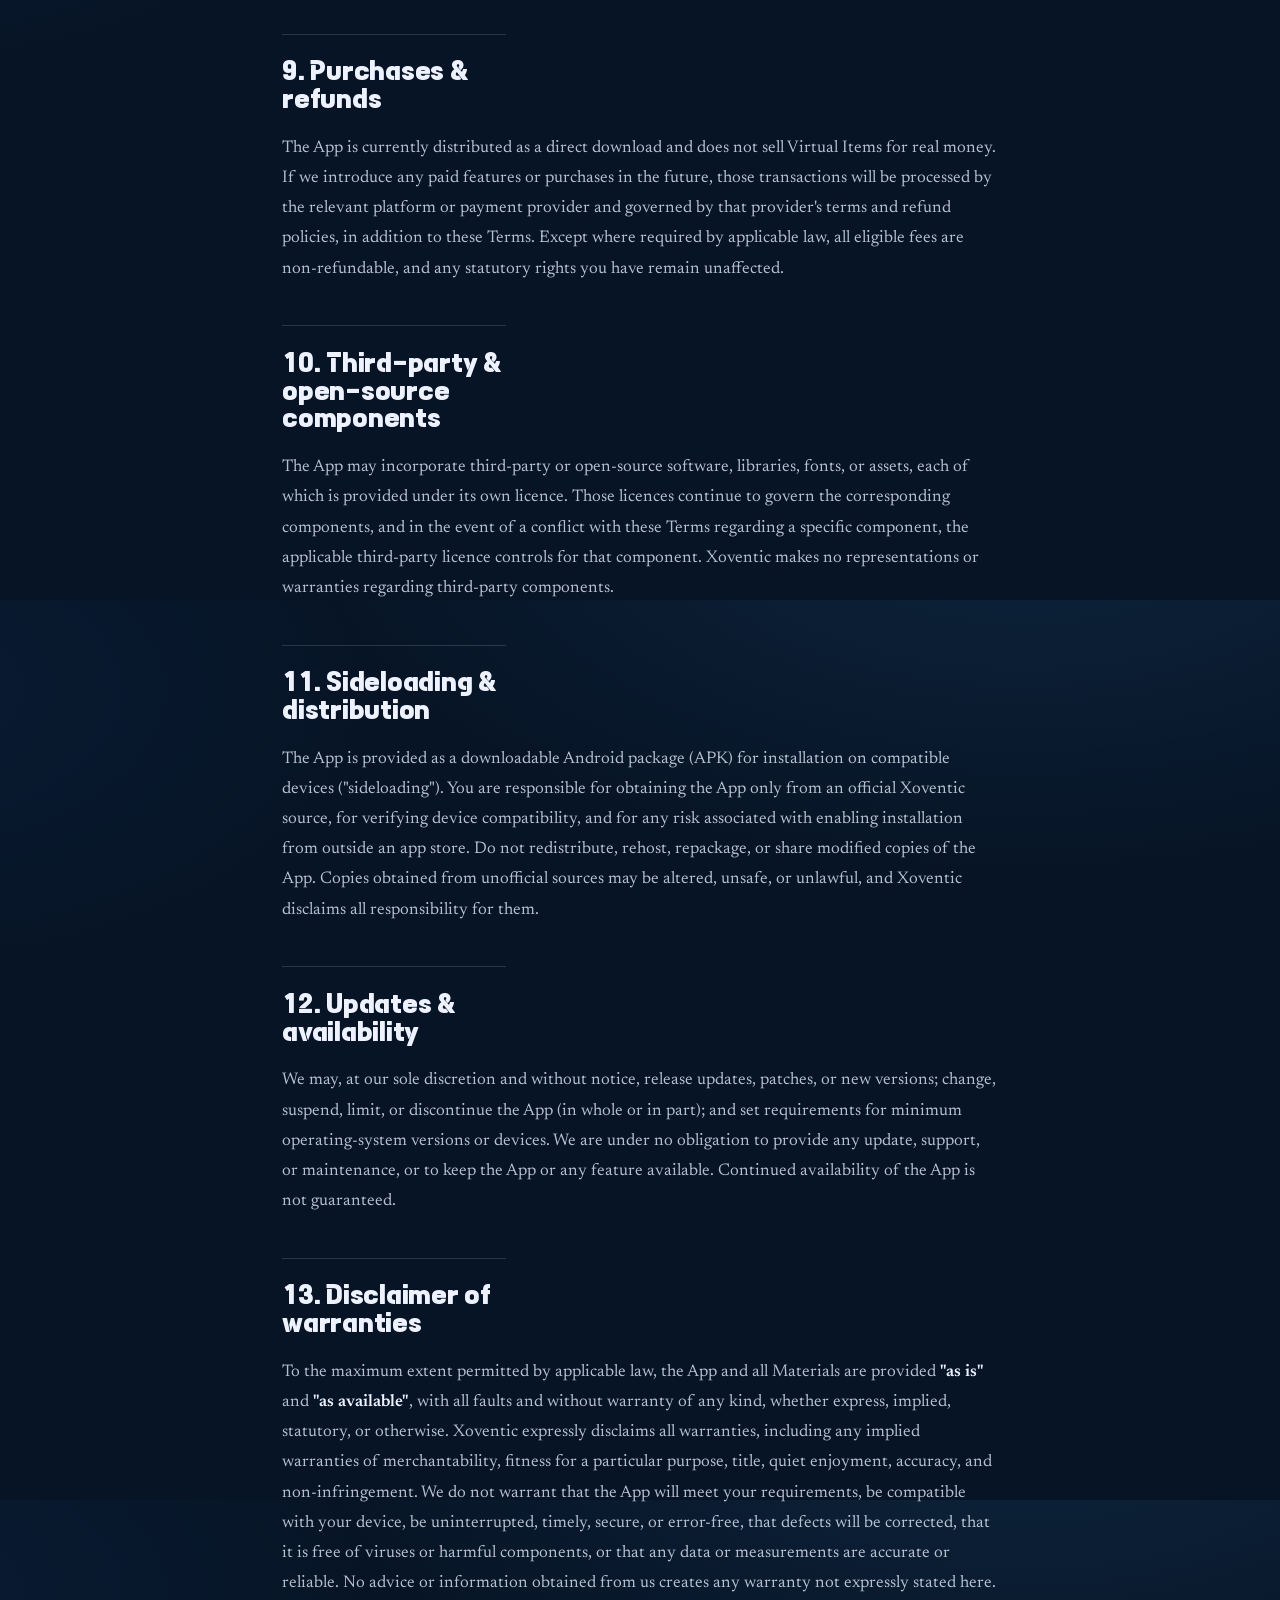
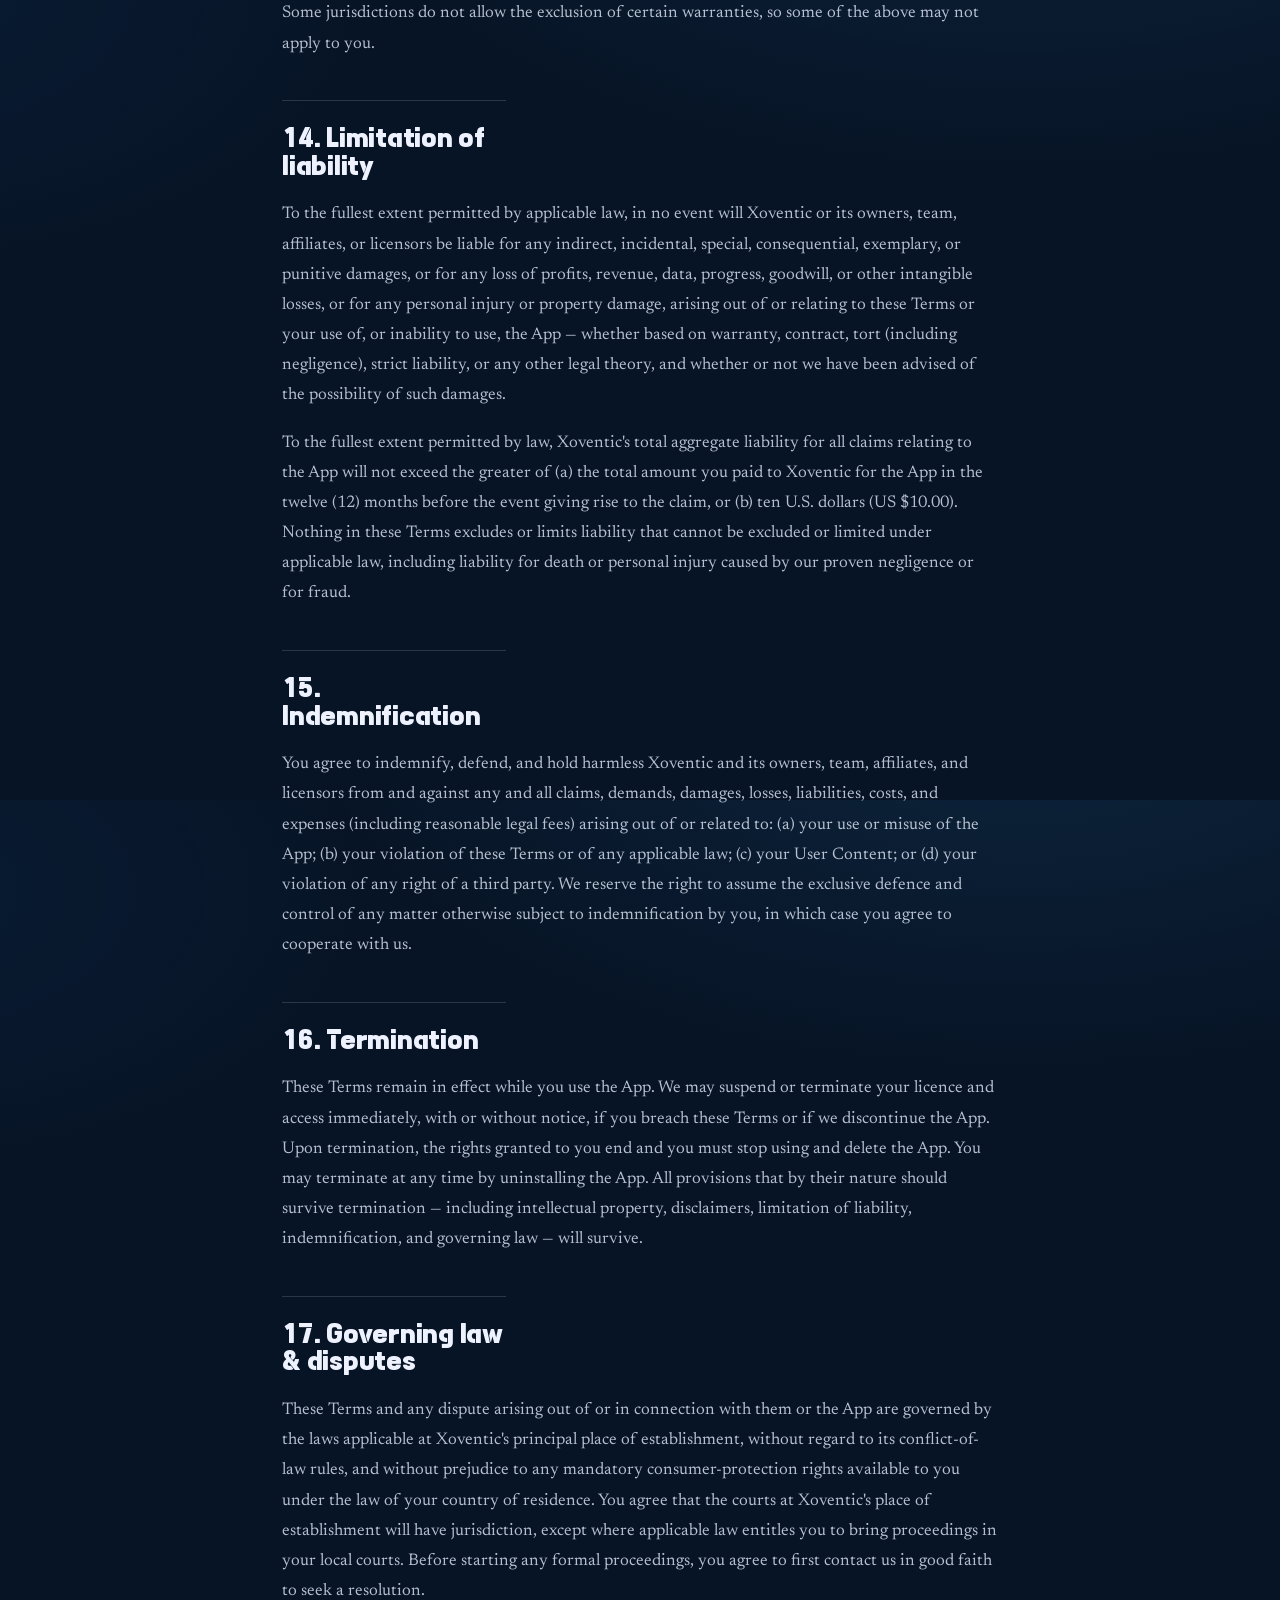
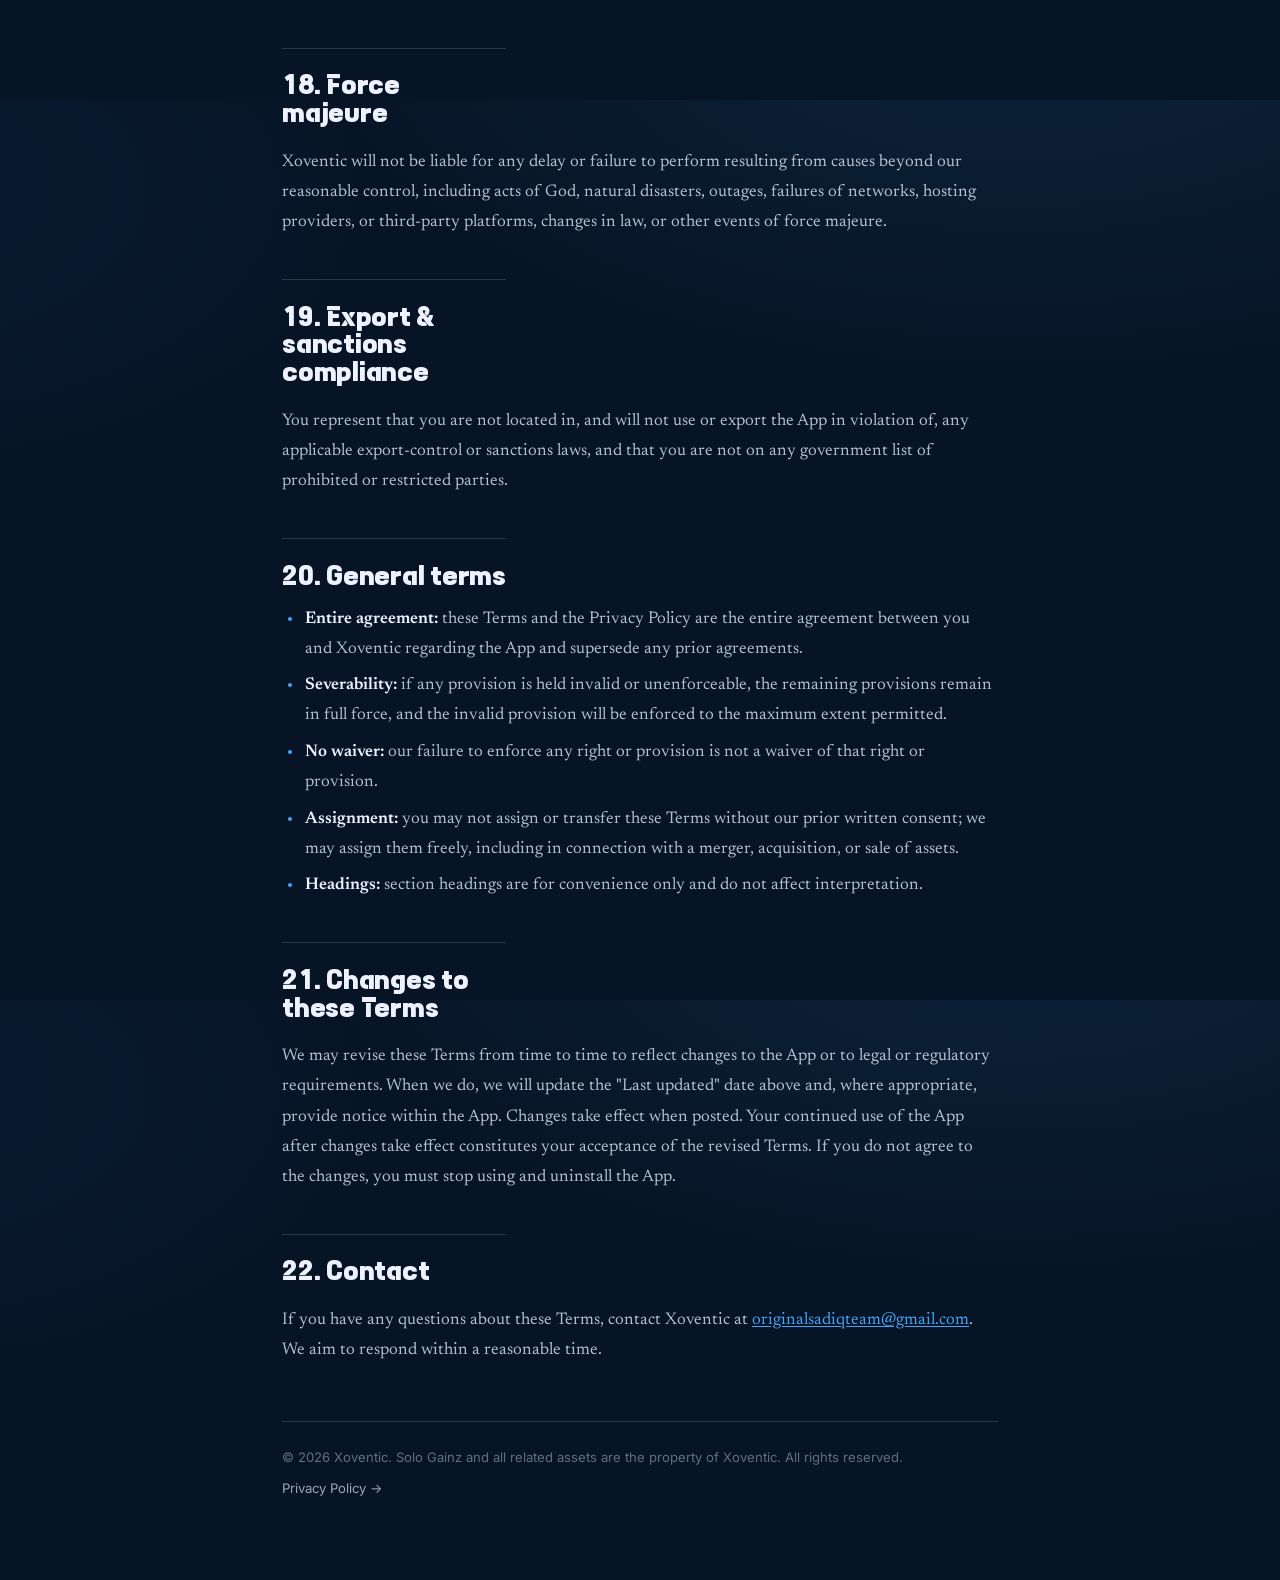
<file: terms.html>
<!DOCTYPE html>
<html lang="en">
<head>
  <meta charset="UTF-8" />
  <meta name="viewport" content="width=device-width, initial-scale=1.0, viewport-fit=cover" />
  <meta name="description" content="Terms & Conditions for the Solo Gainz Android app by Xoventic." />
  <meta name="theme-color" content="#071426" />
  <meta name="robots" content="index, follow" />
  <title>Terms &amp; Conditions — Solo Gainz</title>
  <link rel="icon" href="app_icon.png" />
  <link rel="preconnect" href="https://fonts.googleapis.com" />
  <link rel="preconnect" href="https://fonts.gstatic.com" crossorigin />
  <link href="https://fonts.googleapis.com/css2?family=Inter:wght@400;500;600;700;800&family=Newsreader:opsz,wght@6..72,400;6..72,500;6..72,600&display=swap" rel="stylesheet" />
  <link rel="stylesheet" href="site.css?v=12ccbea3" />
</head>
<body class="legal">
  <header class="legal-chrome">
    <a class="legal-chrome__brand" href="index.html">
      <span>Solo Gainz</span>
    </a>
    <a class="legal-chrome__back" href="index.html">Back to site</a>
  </header>

  <main class="legal-wrap">
    <p class="legal-kicker">Legal</p>
    <h1 class="legal-title">Terms &amp; Conditions</h1>
    <p class="legal-meta">Last updated: 17 July 2026 · Effective immediately</p>

    <p>These Terms &amp; Conditions ("<strong>Terms</strong>") form a legally binding agreement between you ("you", "the user") and <strong>Xoventic</strong> ("Xoventic", "we", "us", or "our") and govern your access to and use of the <strong>Solo Gainz</strong> mobile application, together with any updates, features, content, and services we make available (collectively, "the App"). By downloading, installing, accessing, or using the App, you confirm that you have read, understood, and agree to be bound by these Terms and by our <a href="privacy.html">Privacy Policy</a>, which is incorporated here by reference. <strong>If you do not agree to these Terms, do not download, install, or use the App.</strong></p>

    <nav class="legal-toc" aria-label="Contents">
      <p class="legal-toc__title">Contents</p>
      <ol>
        <li><a href="#s-eligibility">Eligibility &amp; acceptance</a></li>
        <li><a href="#s-licence">Licence to use</a></li>
        <li><a href="#s-health">Health, fitness &amp; assumption of risk</a></li>
        <li><a href="#s-use">Acceptable use</a></li>
        <li><a href="#s-pvp">Local multiplayer &amp; conduct</a></li>
        <li><a href="#s-content">Your content &amp; feedback</a></li>
        <li><a href="#s-ip">Intellectual property</a></li>
        <li><a href="#s-virtual">Progress &amp; virtual items</a></li>
        <li><a href="#s-payments">Purchases &amp; refunds</a></li>
        <li><a href="#s-third">Third-party &amp; open-source</a></li>
        <li><a href="#s-sideload">Sideloading &amp; distribution</a></li>
        <li><a href="#s-updates">Updates &amp; availability</a></li>
        <li><a href="#s-warranty">Disclaimer of warranties</a></li>
        <li><a href="#s-liability">Limitation of liability</a></li>
        <li><a href="#s-indemnity">Indemnification</a></li>
        <li><a href="#s-termination">Termination</a></li>
        <li><a href="#s-law">Governing law &amp; disputes</a></li>
        <li><a href="#s-force">Force majeure</a></li>
        <li><a href="#s-export">Export &amp; sanctions</a></li>
        <li><a href="#s-general">General terms</a></li>
        <li><a href="#s-changes">Changes to these Terms</a></li>
        <li><a href="#s-contact">Contact</a></li>
      </ol>
    </nav>

    <h2 id="s-eligibility">1. Eligibility &amp; acceptance</h2>
    <p>You must be at least the age of digital consent in your country (at least 13, or higher where required by local law) and able to form a legally binding contract to use the App. If you are a minor, you may use the App only with the involvement, supervision, and consent of a parent or legal guardian who agrees to these Terms on your behalf and accepts responsibility for your use. If you use the App on behalf of an organisation, you represent that you are authorised to bind that organisation to these Terms. You are responsible for ensuring that your use of the App is lawful in your jurisdiction.</p>

    <h2 id="s-licence">2. Licence to use</h2>
    <p>Subject to your continued compliance with these Terms, Xoventic grants you a personal, limited, non-exclusive, non-transferable, non-sublicensable, and revocable licence to install and use one copy of the App, in object-code form, on a mobile device that you own or control, solely for your own personal, private, non-commercial entertainment and fitness use. All rights not expressly granted to you are reserved by Xoventic. This licence does not constitute a sale and transfers no ownership rights of any kind to you.</p>

    <h2 id="s-health">3. Health, fitness &amp; assumption of risk</h2>
    <div class="legal-callout">
      <p><strong>Health &amp; fitness disclaimer — please read carefully.</strong> Solo Gainz encourages and tracks physical exercise, including workouts and outdoor runs. The App is provided for general fitness and entertainment purposes only. It is <strong>not</strong> medical, health, or professional advice and is <strong>not</strong> a substitute for consultation with a qualified physician, trainer, or other healthcare professional.</p>
    </div>
    <p>You acknowledge and agree that:</p>
    <ul>
      <li>you should consult a qualified physician before starting any exercise program, particularly if you have a medical condition, are pregnant, are recovering from injury, or are otherwise at risk;</li>
      <li>you perform all exercises, workouts, and activities (including outdoor runs and any movement prompted by the App) <strong>voluntarily and entirely at your own risk</strong>;</li>
      <li>you will stop immediately and seek medical help if you experience pain, dizziness, shortness of breath, or discomfort;</li>
      <li>you will remain aware of your surroundings and traffic at all times and will never let the App distract you while running, walking, or moving in any environment;</li>
      <li>fitness measurements (such as distance, pace, calories, or speed) are estimates only and may be inaccurate.</li>
    </ul>
    <p>To the fullest extent permitted by law, you <strong>assume all risks</strong> associated with physical activity undertaken in connection with the App and <strong>release, waive, and discharge Xoventic</strong> and its owners, team, and affiliates from any and all claims, liabilities, injuries, harm, or losses arising from or related to such activity.</p>

    <h2 id="s-use">4. Acceptable use</h2>
    <p>You agree that you will not, and will not permit anyone else to:</p>
    <ul>
      <li>copy, reproduce, modify, adapt, translate, distribute, sell, resell, rent, lease, sublicense, or otherwise commercially exploit any part of the App;</li>
      <li>reverse engineer, decompile, disassemble, or otherwise attempt to derive, extract, or access the source code or underlying structure of the App, except to the limited extent such restriction is expressly prohibited by applicable law;</li>
      <li>remove, obscure, or alter any copyright, trademark, or other proprietary notices;</li>
      <li>circumvent, disable, tamper with, or defeat any security, licensing, progression, save-integrity, or anti-cheat mechanism, or use bots, mods, hacks, memory editors, or automation to gain an unfair advantage or falsify progress;</li>
      <li>use the App to develop a competing product, or to train or build any dataset, model, or service;</li>
      <li>use the App to infringe the rights of others, to harass, threaten, or abuse any person (including during local PvP), or to violate any applicable law or regulation;</li>
      <li>introduce any virus, malware, or harmful code, or otherwise interfere with, damage, disable, overburden, or impair the App or any network or device.</li>
    </ul>
    <p>We reserve the right, but assume no obligation, to investigate and take appropriate action against any suspected violation, including revoking your licence.</p>

    <h2 id="s-pvp">5. Local multiplayer &amp; conduct</h2>
    <p>The App offers local, same-network ("Wi‑Fi / LAN") player-versus-player matches. You are solely responsible for your conduct and communications during multiplayer sessions and for the security of the network you use. Xoventic does not host, moderate, or monitor local matches and is not responsible for the behaviour of other players, for any dispute between players, or for any consequence arising from connecting your device to a shared network. Play respectfully and lawfully.</p>

    <h2 id="s-content">6. Your content &amp; feedback</h2>
    <p>The App may let you provide content such as a prototype name and a profile image ("<strong>User Content</strong>"). You retain ownership of your User Content, but you represent and warrant that you have all rights necessary to use it and that it does not infringe any third-party right or violate any law. You must not choose names or images that are unlawful, offensive, hateful, or that impersonate others or infringe intellectual-property or privacy rights. User Content is stored locally on your device; you are responsible for it.</p>
    <p>If you send us suggestions, ideas, or feedback about the App ("<strong>Feedback</strong>"), you grant Xoventic a perpetual, irrevocable, worldwide, royalty-free, and fully sublicensable licence to use, reproduce, modify, and exploit that Feedback for any purpose without any obligation or compensation to you.</p>

    <h2 id="s-ip">7. Intellectual property</h2>
    <p>The App and all of its contents — including the source code, game engine, mechanics, artwork, sprites, animations, characters, rank and chest systems, user interface, audio, text, the "<strong>Solo Gainz</strong>" and "<strong>Xoventic</strong>" names, logos, and all related branding and assets (collectively, the "<strong>Materials</strong>") — are owned by or licensed to Xoventic and are protected by copyright, trademark, trade-dress, and other intellectual-property laws worldwide. <strong>All rights reserved.</strong> Except for the limited licence expressly granted in Section 2, nothing in these Terms transfers to you any right, title, or interest in the Materials. You may not use, register, or exploit the Xoventic or Solo Gainz names, logos, or any Materials without our prior written permission. Unauthorised use may result in legal action.</p>

    <h2 id="s-virtual">8. Progress &amp; virtual items</h2>
    <p>XP, levels, ranks, coins, chests, inventory, achievements, and other in-app items (collectively, "<strong>Virtual Items</strong>") are part of a licensed experience, exist only within the App, and are stored locally on your device. Virtual Items <strong>have no monetary value</strong>, are not your property, cannot be redeemed for real money or anything of value, and cannot be sold, traded, transferred, or exchanged outside the App. We may modify, manage, balance, reset, or remove Virtual Items at any time. We are not responsible for any loss of progress or Virtual Items caused by uninstalling the App, clearing its data, updates, device failure, loss, or changing devices.</p>

    <h2 id="s-payments">9. Purchases &amp; refunds</h2>
    <p>The App is currently distributed as a direct download and does not sell Virtual Items for real money. If we introduce any paid features or purchases in the future, those transactions will be processed by the relevant platform or payment provider and governed by that provider's terms and refund policies, in addition to these Terms. Except where required by applicable law, all eligible fees are non-refundable, and any statutory rights you have remain unaffected.</p>

    <h2 id="s-third">10. Third-party &amp; open-source components</h2>
    <p>The App may incorporate third-party or open-source software, libraries, fonts, or assets, each of which is provided under its own licence. Those licences continue to govern the corresponding components, and in the event of a conflict with these Terms regarding a specific component, the applicable third-party licence controls for that component. Xoventic makes no representations or warranties regarding third-party components.</p>

    <h2 id="s-sideload">11. Sideloading &amp; distribution</h2>
    <p>The App is provided as a downloadable Android package (APK) for installation on compatible devices ("sideloading"). You are responsible for obtaining the App only from an official Xoventic source, for verifying device compatibility, and for any risk associated with enabling installation from outside an app store. Do not redistribute, rehost, repackage, or share modified copies of the App. Copies obtained from unofficial sources may be altered, unsafe, or unlawful, and Xoventic disclaims all responsibility for them.</p>

    <h2 id="s-updates">12. Updates &amp; availability</h2>
    <p>We may, at our sole discretion and without notice, release updates, patches, or new versions; change, suspend, limit, or discontinue the App (in whole or in part); and set requirements for minimum operating-system versions or devices. We are under no obligation to provide any update, support, or maintenance, or to keep the App or any feature available. Continued availability of the App is not guaranteed.</p>

    <h2 id="s-warranty">13. Disclaimer of warranties</h2>
    <p>To the maximum extent permitted by applicable law, the App and all Materials are provided <strong>"as is"</strong> and <strong>"as available"</strong>, with all faults and without warranty of any kind, whether express, implied, statutory, or otherwise. Xoventic expressly disclaims all warranties, including any implied warranties of merchantability, fitness for a particular purpose, title, quiet enjoyment, accuracy, and non-infringement. We do not warrant that the App will meet your requirements, be compatible with your device, be uninterrupted, timely, secure, or error-free, that defects will be corrected, that it is free of viruses or harmful components, or that any data or measurements are accurate or reliable. No advice or information obtained from us creates any warranty not expressly stated here. Some jurisdictions do not allow the exclusion of certain warranties, so some of the above may not apply to you.</p>

    <h2 id="s-liability">14. Limitation of liability</h2>
    <p>To the fullest extent permitted by applicable law, in no event will Xoventic or its owners, team, affiliates, or licensors be liable for any indirect, incidental, special, consequential, exemplary, or punitive damages, or for any loss of profits, revenue, data, progress, goodwill, or other intangible losses, or for any personal injury or property damage, arising out of or relating to these Terms or your use of, or inability to use, the App — whether based on warranty, contract, tort (including negligence), strict liability, or any other legal theory, and whether or not we have been advised of the possibility of such damages.</p>
    <p>To the fullest extent permitted by law, Xoventic's total aggregate liability for all claims relating to the App will not exceed the greater of (a) the total amount you paid to Xoventic for the App in the twelve (12) months before the event giving rise to the claim, or (b) ten U.S. dollars (US $10.00). Nothing in these Terms excludes or limits liability that cannot be excluded or limited under applicable law, including liability for death or personal injury caused by our proven negligence or for fraud.</p>

    <h2 id="s-indemnity">15. Indemnification</h2>
    <p>You agree to indemnify, defend, and hold harmless Xoventic and its owners, team, affiliates, and licensors from and against any and all claims, demands, damages, losses, liabilities, costs, and expenses (including reasonable legal fees) arising out of or related to: (a) your use or misuse of the App; (b) your violation of these Terms or of any applicable law; (c) your User Content; or (d) your violation of any right of a third party. We reserve the right to assume the exclusive defence and control of any matter otherwise subject to indemnification by you, in which case you agree to cooperate with us.</p>

    <h2 id="s-termination">16. Termination</h2>
    <p>These Terms remain in effect while you use the App. We may suspend or terminate your licence and access immediately, with or without notice, if you breach these Terms or if we discontinue the App. Upon termination, the rights granted to you end and you must stop using and delete the App. You may terminate at any time by uninstalling the App. All provisions that by their nature should survive termination — including intellectual property, disclaimers, limitation of liability, indemnification, and governing law — will survive.</p>

    <h2 id="s-law">17. Governing law &amp; disputes</h2>
    <p>These Terms and any dispute arising out of or in connection with them or the App are governed by the laws applicable at Xoventic's principal place of establishment, without regard to its conflict-of-law rules, and without prejudice to any mandatory consumer-protection rights available to you under the law of your country of residence. You agree that the courts at Xoventic's place of establishment will have jurisdiction, except where applicable law entitles you to bring proceedings in your local courts. Before starting any formal proceedings, you agree to first contact us in good faith to seek a resolution.</p>

    <h2 id="s-force">18. Force majeure</h2>
    <p>Xoventic will not be liable for any delay or failure to perform resulting from causes beyond our reasonable control, including acts of God, natural disasters, outages, failures of networks, hosting providers, or third-party platforms, changes in law, or other events of force majeure.</p>

    <h2 id="s-export">19. Export &amp; sanctions compliance</h2>
    <p>You represent that you are not located in, and will not use or export the App in violation of, any applicable export-control or sanctions laws, and that you are not on any government list of prohibited or restricted parties.</p>

    <h2 id="s-general">20. General terms</h2>
    <ul>
      <li><strong>Entire agreement:</strong> these Terms and the Privacy Policy are the entire agreement between you and Xoventic regarding the App and supersede any prior agreements.</li>
      <li><strong>Severability:</strong> if any provision is held invalid or unenforceable, the remaining provisions remain in full force, and the invalid provision will be enforced to the maximum extent permitted.</li>
      <li><strong>No waiver:</strong> our failure to enforce any right or provision is not a waiver of that right or provision.</li>
      <li><strong>Assignment:</strong> you may not assign or transfer these Terms without our prior written consent; we may assign them freely, including in connection with a merger, acquisition, or sale of assets.</li>
      <li><strong>Headings:</strong> section headings are for convenience only and do not affect interpretation.</li>
    </ul>

    <h2 id="s-changes">21. Changes to these Terms</h2>
    <p>We may revise these Terms from time to time to reflect changes to the App or to legal or regulatory requirements. When we do, we will update the "Last updated" date above and, where appropriate, provide notice within the App. Changes take effect when posted. Your continued use of the App after changes take effect constitutes your acceptance of the revised Terms. If you do not agree to the changes, you must stop using and uninstall the App.</p>

    <h2 id="s-contact">22. Contact</h2>
    <p>If you have any questions about these Terms, contact Xoventic at <a href="mailto:originalsadiqteam@gmail.com">originalsadiqteam@gmail.com</a>. We aim to respond within a reasonable time.</p>

    <div class="legal-foot">
      <span>© 2026 Xoventic. Solo Gainz and all related assets are the property of Xoventic. All rights reserved.</span>
      <a href="privacy.html">Privacy Policy →</a>
    </div>
  </main>
</body>
</html>
</file>
<file: site.css>
/* Tenada ships as a Latin-only WOFF2 subset.
 The original is a Korean display face: 12,264 glyphs, 996 KB of raw TTF,
 downloaded in full on every visit to render English headings. Subset to
 Latin - the site is English only - and compressed, the same type costs
 9.6 KB. */
@font-face {
  font-family: "Tenada";
  src: url("fonts/Tenada.woff2") format("woff2");
  font-weight: 100 900;
  font-display: swap;
}

:root {
  /* Shared with the app and the control board: one blue, one ground, so the
   three faces of Solo Gainz do not each invent their own. */
  --void: #071426;
  --ink: #0c2038;
  --steel: #122c4a;
  --line: rgba(238, 242, 255, 0.15);
  --text: #eef2ff;
  --mute: rgba(238, 242, 255, 0.66);
  --faint: rgba(238, 242, 255, 0.4);
  --signal: #42a5f5;
  --signal-deep: #2196f3;
  --heat: #ffb03a;
  --brick: #4a1f1f;
  --font-mega: "Tenada", system-ui, sans-serif;
  --font-display: "Tenada", system-ui, sans-serif;
  --font-body: "Inter", system-ui, -apple-system, sans-serif;
  /* Dedicated, highly legible reading face for the legal documents. */
  --font-legal: "Newsreader", Georgia, "Times New Roman", serif;
  --font-legal-ui: "Inter", system-ui, sans-serif;
  --chrome-h: 64px;
}

*,
*::before,
*::after {
  box-sizing: border-box;
}

html {
  height: 100%;
}

body {
  margin: 0;
  min-height: 100%;
  background: var(--void);
  color: var(--text);
  font-family: var(--font-body);
}

/* The horizontal one-screen landing page locks scroll; legal pages scroll normally. */
body.track-page {
  height: 100%;
  overflow: hidden;
}

@media (prefers-reduced-motion: reduce) {
  * {
    animation: none !important;
    transition: none !important;
    scroll-behavior: auto !important;
  }
}

.noise {
  position: fixed;
  inset: 0;
  z-index: 50;
  pointer-events: none;
  opacity: 0.045;
  background-image: url("data:image/svg+xml,%3Csvg viewBox='0 0 200 200' xmlns='http://www.w3.org/2000/svg'%3E%3Cfilter id='n'%3E%3CfeTurbulence type='fractalNoise' baseFrequency='0.85' numOctaves='3' stitchTiles='stitch'/%3E%3C/filter%3E%3Crect width='100%25' height='100%25' filter='url(%23n)'/%3E%3C/svg%3E");
  mix-blend-mode: overlay;
}

/* ── Chrome ─────────────────────────────────────────────────────────────── */
.chrome {
  position: fixed;
  top: 0;
  left: 0;
  right: 0;
  z-index: 40;
  height: var(--chrome-h);
  display: grid;
  grid-template-columns: auto 1fr auto;
  align-items: center;
  gap: 1.25rem;
  padding: 0 clamp(1rem, 3vw, 2rem);
  padding-top: env(safe-area-inset-top, 0px);
  padding-left: max(clamp(1rem, 3vw, 2rem), env(safe-area-inset-left, 0px));
  padding-right: max(clamp(1rem, 3vw, 2rem), env(safe-area-inset-right, 0px));
  background: linear-gradient(180deg, rgba(3, 7, 15, 0.92), rgba(3, 7, 15, 0.55) 70%, transparent);
}

.chrome__brand {
  display: inline-flex;
  align-items: center;
  gap: 0.65rem;
  text-decoration: none;
  color: var(--text);
  font-family: var(--font-mega);
  font-size: 1.35rem;
  letter-spacing: 0.04em;
}

.chrome__brand img {
  width: 32px;
  height: 32px;
  border-radius: 9px;
  object-fit: cover;
}

.chrome__rail {
  height: 2px;
  background: rgba(232, 240, 255, 0.1);
  border-radius: 999px;
  overflow: hidden;
}

.chrome__fill {
  height: 100%;
  width: 0%;
  background: var(--signal);
  transition: width 0.08s linear;
}

/* One bar, one action. This used to be a segmented control - a language
 toggle welded to Download - and the two shared the slanted signal block
 between them. With Arabic gone the block belongs entirely to Download, which
 is the only thing anyone came to the header to do. */
.chrome__actions {
  display: inline-flex;
  align-items: stretch;
  background: var(--signal);
  clip-path: polygon(8px 0, 100% 0, calc(100% - 8px) 100%, 0 100%);
  transition: filter 0.18s ease, transform 0.18s ease;
}

.chrome__apk {
  display: inline-flex;
  align-items: center;
  justify-content: center;
  text-align: center;
  text-decoration: none;
  color: #041018;
  font-family: "Inter", system-ui, sans-serif;
  font-weight: 700;
  font-size: 0.78rem;
  line-height: 1;
  letter-spacing: 0.04em;
  text-transform: uppercase;
  padding: 0.55rem 0.9rem;
  background: transparent;
  border: none;
  cursor: pointer;
  transition: background 0.18s ease;
}

/* Wide enough to read as the header's one deliberate destination, rather
 than the leftover half of the pair it used to be. */
.chrome__apk {
  min-width: 12.25rem;
  padding-inline: 1.35rem;
}

.chrome__apk:hover,
.chrome__apk:focus-visible {
  background: rgba(4, 16, 24, 0.12);
  outline: none;
}

.chrome__actions:hover {
  transform: translateY(-1px);
  filter: drop-shadow(2px 0 0 #fff) drop-shadow(-2px 0 0 #fff)
  drop-shadow(0 2px 0 #fff) drop-shadow(0 -2px 0 #fff)
  drop-shadow(1.5px 1.5px 0 #fff) drop-shadow(-1.5px 1.5px 0 #fff)
  drop-shadow(1.5px -1.5px 0 #fff) drop-shadow(-1.5px -1.5px 0 #fff)
  drop-shadow(0 0 6px rgba(255, 255, 255, 0.55));
}

/* ── Dots + hint ────────────────────────────────────────────────────────── */
.dots {
  position: fixed;
  right: clamp(0.75rem, 2vw, 1.5rem);
  top: 50%;
  transform: translateY(-50%);
  z-index: 40;
  display: flex;
  flex-direction: column;
  gap: 0.55rem;
}

.dots button {
  width: 12px;
  height: 12px;
  padding: 0;
  border: 1px solid rgba(232, 240, 255, 0.35);
  background: transparent;
  border-radius: 0;
  cursor: pointer;
  transition: transform 0.3s cubic-bezier(0.34, 1.56, 0.64, 1),
  background 0.25s ease, border-color 0.25s ease;
}

.dots button:hover {
  border-color: var(--signal);
  transform: scale(1.15);
}

.dots button.is-active {
  background: var(--signal);
  border-color: var(--signal);
  transform: scale(1.4);
  animation: dot-pulse 1.8s ease-in-out infinite;
}

@keyframes dot-pulse {
  0%, 100% {
    box-shadow: 0 0 0 0 rgba(62, 176, 255, 0.5);
  }
  50% {
    box-shadow: 0 0 0 5px rgba(62, 176, 255, 0);
  }
}

/* ── Horizontal track ───────────────────────────────────────────────────── */
.track {
  display: flex;
  height: 100vh;
  height: 100dvh;
  overflow-x: auto;
  overflow-y: hidden;
  scroll-snap-type: x mandatory;
  scroll-behavior: smooth;
  -webkit-overflow-scrolling: touch;
  outline: none;
  scrollbar-width: none;
}

.track::-webkit-scrollbar {
  display: none;
}

.panel {
  position: relative;
  flex: 0 0 100vw;
  width: 100vw;
  height: 100%;
  scroll-snap-align: start;
  scroll-snap-stop: always;
  overflow: hidden;
  isolation: isolate;
}

/* No prototype on the intro/hero panel — he only appears from the 2nd section on. */
.panel--intro .panel__inner {
  padding-bottom: calc(env(safe-area-inset-bottom, 0px) + 1.5rem);
}

.panel__inner {
  position: relative;
  z-index: 2;
  height: 100%;
  padding: calc(var(--chrome-h) + 2rem + env(safe-area-inset-top, 0px))
  max(clamp(1.25rem, 5vw, 5rem), env(safe-area-inset-right, 0px))
  calc(2.5rem + env(safe-area-inset-bottom, 0px))
  max(clamp(1.25rem, 5vw, 5rem), env(safe-area-inset-left, 0px));
  display: flex;
  /* "safe" keeps content pinned below the header instead of overflowing up
   under it when a section is taller than the available height. */
  align-items: safe center;
  justify-content: center;
}

.panel__bg {
  position: absolute;
  inset: 0;
  z-index: 0;
  pointer-events: none;
}

.panel__bg--arena {
  background:
  radial-gradient(ellipse 60% 50% at 30% 70%, rgba(62, 176, 255, 0.16), transparent 60%),
  radial-gradient(ellipse 40% 40% at 80% 20%, rgba(255, 176, 58, 0.08), transparent 55%),
  linear-gradient(180deg, #07111f 0%, #03070f 100%);
}

.panel--get {
  background:
  radial-gradient(ellipse at 50% 30%, rgba(62, 176, 255, 0.18), transparent 55%),
  #02050c;
}

.panel--trailer {
  background:
  radial-gradient(ellipse at 55% 45%, rgba(62, 176, 255, 0.14), transparent 52%),
  linear-gradient(160deg, #03070f, #081222 50%, #03070f);
}

.trailer {
  display: grid;
  grid-template-columns: minmax(0, 0.75fr) minmax(0, 1.45fr);
  gap: clamp(1.5rem, 4vw, 3.5rem);
  align-items: center;
  width: min(1320px, 94vw);
  margin-inline: auto;
}

.panel__inner.intro,
.panel__inner.faq {
  width: min(1160px, 100%);
  margin-inline: auto;
}

.trailer__copy {
  text-align: left;
}

.trailer__copy h2 {
  margin: 0 0 0.85rem;
  font-family: var(--font-display);
  font-size: clamp(1.8rem, 3.4vw, 2.85rem);
  line-height: 1.05;
  letter-spacing: -0.02em;
  color: var(--text);
  max-width: 14ch;
}

.trailer__stage {
  width: 100%;
  max-width: 960px;
  justify-self: center;
}

.trailer__video {
  display: block;
  width: 100%;
  aspect-ratio: 16 / 9;
  border: 2px solid #c8cdd6;
  border-radius: 14px;
  background: #000;
  box-shadow:
  0 0 0 5px rgba(200, 205, 214, 0.14),
  0 18px 44px rgba(0, 0, 0, 0.45);
  object-fit: contain;
}

@media (max-width: 900px), (pointer: coarse) {
  .trailer {
    grid-template-columns: 1fr;
    width: min(680px, 100%);
    justify-items: center;
    text-align: center;
  }

  .trailer__copy {
    text-align: center;
  }

  .trailer__copy h2,
  .trailer__copy .body,
  .trailer__copy .kicker {
    margin-inline: auto;
    max-width: none;
  }
}

/* ── Type ───────────────────────────────────────────────────────────────── */
.kicker {
  margin: 0 0 0.85rem;
  font-family: var(--font-display);
  font-size: 0.78rem;
  font-weight: 700;
  letter-spacing: 0.2em;
  text-transform: uppercase;
  color: var(--signal);
}

.mega {
  margin: 0;
  font-family: var(--font-mega);
  font-weight: 700;
  font-size: clamp(4.2rem, 14vw, 9.5rem);
  line-height: 0.95;
  padding-top: 0.14em;
  letter-spacing: 0.01em;
  background: linear-gradient(180deg, #fff 10%, #8fd0ff 100%);
  -webkit-background-clip: text;
  background-clip: text;
  color: transparent;
}

h2 {
  margin: 0 0 1rem;
  font-family: var(--font-display);
  font-weight: 700;
  font-size: clamp(1.8rem, 4.2vw, 3.1rem);
  line-height: 1.05;
  letter-spacing: -0.02em;
  max-width: 14ch;
}

.body {
  margin: 0;
  color: var(--mute);
  font-family: var(--font-display);
  font-size: clamp(1rem, 1.5vw, 1.12rem);
  line-height: 1.5;
  font-weight: 500;
  letter-spacing: 0.2px;
  max-width: 36ch;
}

/* ── Intro ──────────────────────────────────────────────────────────────── */
.intro {
  position: relative;
  align-self: stretch;
  width: 100%;
  display: flex;
  flex-direction: column;
  align-items: center;
  justify-content: center;
  text-align: center;
}

/* ── Get ────────────────────────────────────────────────────────────────── */
.site-footer {
  width: min(880px, 100%);
  margin: 0 auto;
  flex-direction: column;
  align-items: stretch;
  justify-content: safe center;
  gap: 1.6rem;
}

/* Centred as a column: brand, then links.
 It used to be a three-across row - brand, download button, nav - which fitted
 in Arabic and wrapped in English, so the two languages disagreed about what
 the footer looked like. The button is gone (the header carries the download
 now, and repeating it one screen below was the same click twice), and what is
 left is short enough to stack and centre at every width. */
.site-footer__top {
  display: flex;
  flex-direction: column;
  align-items: center;
  text-align: center;
  gap: 1.6rem;
}

.site-footer__brand {
  display: flex;
  align-items: center;
  gap: 0.9rem;
}

.site-footer__logo {
  width: 56px;
  height: 56px;
  border-radius: 14px;
  object-fit: cover;
  border: 2px solid #ffffff;
  box-shadow: 0 14px 32px rgba(0, 0, 0, 0.45);
}

.site-footer__name {
  margin: 0;
  font-family: var(--font-display);
  font-weight: 700;
  font-size: 1.35rem;
  letter-spacing: 0.02em;
}

.site-footer__tag {
  margin: 0.15rem 0 0;
  color: var(--mute);
  font-size: 0.85rem;
}

.site-footer__nav {
  display: flex;
  flex-wrap: wrap;
  align-items: center;
  justify-content: center;
  gap: 0.5rem 2rem;
}

.site-footer__nav a {
  color: var(--mute);
  text-decoration: none;
  font-size: 0.9rem;
  transition: color 0.2s ease;
}

.site-footer__nav a:hover {
  color: var(--signal);
}

.site-footer__divider {
  height: 1px;
  background: linear-gradient(
  90deg,
  transparent,
  rgba(62, 176, 255, 0.3) 15%,
  rgba(62, 176, 255, 0.3) 85%,
  transparent
  );
}

.site-footer__bottom {
  display: flex;
  align-items: center;
  justify-content: center;
  gap: 0.4rem 1.5rem;
  flex-wrap: wrap;
  text-align: center;
}

.site-footer__copy {
  margin: 0;
  color: var(--faint);
  font-size: 0.78rem;
  letter-spacing: 0.02em;
}

.site-footer__social a {
  color: var(--mute);
  text-decoration: none;
  font-size: 0.82rem;
  border-bottom: 1px solid rgba(232, 240, 255, 0.2);
  padding-bottom: 1px;
  transition: color 0.2s ease;
}

.site-footer__social a:hover {
  color: var(--signal);
}

/* ── FAQ (section 7) ────────────────────────────────────────────────────── */
.panel--faq {
  background:
  radial-gradient(ellipse at 30% 25%, rgba(62, 176, 255, 0.1), transparent 55%),
  linear-gradient(180deg, #05101f, #03070f);
}

.faq {
  width: 100%;
  display: grid;
  grid-template-columns: 0.85fr 1.15fr;
  gap: clamp(1.5rem, 5vw, 4rem);
  align-items: center;
}

.faq__copy {
  max-width: 34ch;
}

.faq-list {
  display: flex;
  flex-direction: column;
  gap: 0.6rem;
  width: 100%;
  max-width: 620px;
}

.faq-item {
  border: 1px solid var(--line);
  border-radius: 12px;
  background: rgba(6, 12, 23, 0.5);
  overflow: hidden;
}

.faq-item.is-open {
  border-color: rgba(62, 176, 255, 0.45);
  background: rgba(62, 176, 255, 0.06);
}

.faq-q {
  width: 100%;
  display: flex;
  align-items: center;
  justify-content: space-between;
  gap: 1rem;
  min-height: 52px;
  padding: 1rem 1.15rem;
  border: 0;
  background: transparent;
  cursor: pointer;
  text-align: left;
  color: var(--text);
  font-family: var(--font-display);
  font-size: clamp(0.95rem, 1.6vw, 1.08rem);
  font-weight: 600;
}

.faq-q__icon {
  flex: 0 0 auto;
  display: grid;
  place-items: center;
  width: 1.5rem;
  height: 1.5rem;
  border-radius: 50%;
  background: rgba(62, 176, 255, 0.15);
  color: var(--signal);
  font-size: 1.1rem;
  line-height: 1;
  transition: transform 0.25s ease;
}

.faq-item.is-open .faq-q__icon {
  transform: rotate(45deg);
}

.faq-a {
  display: grid;
  grid-template-rows: 0fr;
  transition: grid-template-rows 0.28s ease;
}

.faq-item.is-open .faq-a {
  grid-template-rows: 1fr;
}

.faq-a > p {
  overflow: hidden;
  margin: 0;
  padding: 0 1.1rem;
  color: var(--mute);
  font-family: var(--font-display);
  font-size: 0.95rem;
  line-height: 1.55;
  transition: padding 0.28s ease;
}

.faq-item.is-open .faq-a > p {
  padding: 0 1.15rem 1.15rem;
}

/* Tablets, phones, and ANY touch device drop the horizontal cinema in favour of
 a rock-solid native vertical scroll. Each section becomes a full-height block
 that grows to fit its content, so nothing is clipped and nothing fights the
 browser's own touch scrolling. */
@media (max-width: 900px), (pointer: coarse) {
  body.track-page {
    height: auto;
    min-height: 100%;
    overflow-x: hidden;
    overflow-y: auto;
    -webkit-overflow-scrolling: touch;
    overscroll-behavior-y: none;
  }

  .track {
    display: block;
    height: auto;
    overflow: visible;
    scroll-snap-type: none;
    scroll-behavior: auto;
  }

  .panel {
    flex: none;
    width: 100%;
    height: auto;
    min-height: 100vh;
    min-height: 100svh;
    scroll-snap-align: none;
    scroll-snap-stop: unset;
    overflow-x: clip;
    overflow-y: visible;
  }

  .panel__inner {
    height: auto;
    min-height: 100vh;
    min-height: 100svh;
    align-items: safe center;
    padding: calc(var(--chrome-h) + 1.75rem + env(safe-area-inset-top, 0px))
    max(clamp(1.15rem, 6vw, 2.5rem), env(safe-area-inset-right, 0px))
    calc(2.5rem + env(safe-area-inset-bottom, 0px));
  }

  /* Collapse every multi-column layout into one centered column. */
  .intro,
  .faq,
  .trailer {
    grid-template-columns: 1fr;
    align-content: center;
    justify-items: center;
    text-align: center;
    gap: clamp(1.35rem, 4.5vw, 2.25rem);
  }

  .faq__copy {
    max-width: 40ch; margin-inline: auto;
  }

  .faq-list {
    margin-inline: auto;
    max-width: min(100%, 620px);
    width: 100%;
  }

  .faq-q {
    text-align: left;
  }

  .trailer__copy {
    display: flex;
    flex-direction: column;
    align-items: center;
    text-align: center;
  }

  .site-footer__top {
    flex-direction: column;
    align-items: center;
    text-align: center;
    gap: 1.4rem;
    width: 100%;
  }

  .site-footer__brand {
    flex-direction: column; text-align: center;
  }

  .site-footer__nav {
    grid-template-columns: 1fr;
    justify-items: center;
    gap: 0.75rem;
    width: 100%;
  }

  .site-footer__nav a {
    display: inline-block;
    padding: 0.35rem 0.5rem;
    max-width: 100%;
    overflow-wrap: anywhere;
  }

  .site-footer__bottom {
    flex-direction: column;
    text-align: center;
    gap: 0.75rem;
  }

  h2,
  .body {
    max-width: 34ch;
    margin-inline: auto;
  }

  /* Intro: title centered near the top, hero on the ground below it. */
  .intro {
    display: flex;
    flex-direction: column;
    align-items: center;
    align-self: stretch;
  }

  :root {
  }

  /* Hero: centered on the ground line, looping (no scroll-stepping on touch). */
  .mega {
    font-size: clamp(3.1rem, 14vw, 4.8rem);
  }

  .panel--trailer .panel__inner {
    padding-bottom: calc(2.5rem + env(safe-area-inset-bottom, 0px));
  }

  /* Native vertical scroll — the side dots + hint aren't needed. */
  .dots {
    display: none;
  }
}

@media (max-width: 768px) {
  .chrome__apk {
    min-width: 5.2rem;
    padding: 0.5rem 0.7rem;
    font-size: 0.72rem;
  }

  .chrome__brand {
    font-size: 1.05rem; gap: 0.45rem;
  }

  .chrome__brand img {
    width: 28px; height: 28px;
  }

  h2 {
    font-size: clamp(1.6rem, 5.8vw, 2.4rem); max-width: 18ch;
  }
}

@media (max-width: 560px) {
  .chrome {
    grid-template-columns: 1fr auto;
    gap: 0.55rem;
    padding-left: max(0.85rem, env(safe-area-inset-left, 0px));
    padding-right: max(0.85rem, env(safe-area-inset-right, 0px));
  }

  .chrome__rail {
    display: none;
  }

  .chrome__brand {
    font-size: 0.9rem; min-width: 0;
  }

  .chrome__brand span {
    overflow: hidden;
    text-overflow: ellipsis;
    white-space: nowrap;
    max-width: 9.5rem;
  }

  .chrome__apk {
    min-width: 4.7rem; padding: 0.48rem 0.6rem; font-size: 0.68rem;
  }

  .mega {
    font-size: clamp(2.7rem, 13vw, 4rem);
  }

  h2 {
    font-size: clamp(1.45rem, 6.2vw, 2.15rem); max-width: 20ch;
  }

  .panel__inner {
    padding-inline: max(1rem, env(safe-area-inset-left, 0px))
    max(1rem, env(safe-area-inset-right, 0px));
  }

  :root {
  }

  /* On narrow phones the CTA spans the column for an easy tap target. */
  .faq-list {
    max-width: 100%;
  }
}

@media (max-width: 380px) {
  .body {
    font-size: 0.9rem;
  }

  .chrome__brand span {
    max-width: 7.5rem;
  }
}

/* Short / landscape viewports (e.g. phones held sideways): let sections grow
 and scroll instead of clipping content taller than the screen. */
@media (max-height: 560px) and (max-width: 900px),
(max-height: 560px) and (pointer: coarse) {
  .panel,
  .panel__inner {
    min-height: 0;
    height: auto;
  }

  .panel__inner {
    padding-top: calc(var(--chrome-h) + 1.1rem + env(safe-area-inset-top, 0px));
    padding-bottom: calc(2.5rem + env(safe-area-inset-bottom, 0px));
  }

  :root {
  }
}

/* Compact Android phones: keep every active panel readable without sideways
 overflow, while leaving the desktop cinema layout untouched. */
@media (max-width: 600px) {
  :root {
    --chrome-h: 56px;
    /* The travelling figure is hidden at this width (see below), so the lane
     reserved for him is dead space at the bottom of every panel - it was
     pushing content up into the header on short phones. Keep just enough
     to breathe. */
  }

  .chrome {
    height: var(--chrome-h);
    grid-template-columns: minmax(0, 1fr) auto;
    gap: 0.5rem;
    padding-inline: max(0.75rem, env(safe-area-inset-left, 0px))
    max(0.75rem, env(safe-area-inset-right, 0px));
  }

  .chrome__brand {
    min-width: 0;
    font-size: 0.95rem;
  }

  .chrome__brand span {
    overflow: hidden;
    text-overflow: ellipsis;
    white-space: nowrap;
  }

  .chrome__actions {
    gap: 0.35rem;
  }

  /* 44px is the smallest target a thumb hits reliably, and the floor both
   Android and WCAG ask for. Everything tappable on a phone clears it. */
  .chrome__apk {
    min-width: 0;
    min-height: 44px;
    padding: 0.5rem 0.7rem;
    font-size: 0.7rem;
  }

  .site-footer__nav a,
  .site-footer__social a {
    display: flex;
    align-items: center;
    justify-content: center;
    min-height: 44px;
  }

  .panel__inner {
    min-height: 100svh;
    padding-top: calc(var(--chrome-h) + 1rem + env(safe-area-inset-top, 0px));
    padding-right: max(1rem, env(safe-area-inset-right, 0px));
    padding-bottom: calc(2.5rem + env(safe-area-inset-bottom, 0px));
    padding-left: max(1rem, env(safe-area-inset-left, 0px));
  }

  .mega {
    font-size: 3.8rem;
    line-height: 0.95;
  }

  .panel--intro .mega {
    background: none;
    color: #eef2ff;
    -webkit-text-fill-color: #eef2ff;
  }

  /* The travelling figure is hidden here, so nothing is competing with the
   title for the lower half of the panel - centring it stops the hero
   reading as a headline stranded above an empty screen. */
  .panel--intro .intro {
    justify-content: center;
    padding-bottom: 3rem;
  }

  /* In the flow rather than pinned to the panel's bottom edge. The default
   offset is measured off the runner's lane, which is nearly nothing at this
   width, so it computed to a negative bottom and parked the hint below the
   fold - and any absolute offset would be one more thing to keep in step
   with the browser chrome a phone paints over the viewport. Sitting under
   the title, it cannot be pushed off screen at all.
   Scoped to the panel so it out-specifies the unscoped base rule, which
   sits later in this file and would otherwise win regardless of the media
   query. */
  .panel--intro .scroll-cue {
    position: static;
    transform: none;
    margin-top: 1.75rem;
  }

  .chrome__brand {
    min-height: 44px;
    display: flex;
    align-items: center;
  }

  h2 {
    font-size: 1.75rem;
    line-height: 1.08;
  }

  .body,
  .faq-a > p {
    font-size: 0.9rem;
    line-height: 1.5;
  }

  .trailer {
    gap: 1.25rem;
  }

  .trailer__copy,
  .faq__copy {
    width: 100%;
  }

  .trailer__stage {
    width: 100%;
  }

  .trailer__video {
    display: block;
    width: 100%;
    max-height: 42svh;
    object-fit: contain;
  }

  .faq {
    gap: 1rem;
  }

  .faq-list {
    width: 100%;
  }

  .faq-q {
    min-height: 48px;
    padding: 0.8rem 0.9rem;
    font-size: 0.86rem;
  }

  .site-footer {
    padding-top: calc(var(--chrome-h) + 1rem + env(safe-area-inset-top, 0px));
  }

  .site-footer__nav a {
    font-size: 0.84rem;
  }
}

/* ── Legal pages (privacy / terms) ──────────────────────────────────────── */
body.legal {
  background:
  radial-gradient(1200px 600px at 80% -10%, rgba(62, 176, 255, 0.10), transparent 60%),
  radial-gradient(900px 500px at -10% 10%, rgba(21, 120, 212, 0.08), transparent 55%),
  var(--void);
  font-family: var(--font-legal-ui);
  line-height: 1.75;
  -webkit-font-smoothing: antialiased;
  text-rendering: optimizeLegibility;
}

.legal-chrome {
  position: sticky;
  top: 0;
  z-index: 10;
  display: flex;
  align-items: center;
  justify-content: space-between;
  gap: 1rem;
  padding: 0.9rem clamp(1rem, 4vw, 2.5rem);
  background: linear-gradient(180deg, rgba(3, 7, 15, 0.95), rgba(3, 7, 15, 0.6));
  border-bottom: 1px solid var(--line);
  backdrop-filter: blur(10px);
}

.legal-chrome__brand {
  display: inline-flex;
  align-items: center;
  gap: 0.6rem;
  text-decoration: none;
  color: var(--text);
  font-family: var(--font-mega);
  letter-spacing: 0.04em;
  font-size: 1.05rem;
}

.legal-chrome__brand img {
  width: 30px;
  height: 30px;
  border-radius: 8px;
}

.legal-chrome__back {
  text-decoration: none;
  color: #041018;
  background: var(--signal);
  font-weight: 700;
  font-size: 0.75rem;
  letter-spacing: 0.05em;
  text-transform: uppercase;
  padding: 0.5rem 0.9rem;
  border-radius: 8px;
}

.legal-wrap {
  max-width: 780px;
  margin: 0 auto;
  padding: clamp(2rem, 6vw, 4.5rem) clamp(1.15rem, 5vw, 2rem) 5rem;
}

/* The opening summary paragraph reads a touch larger. */
.legal-wrap > p:first-of-type {
  font-size: 1.12rem;
  line-height: 1.75;
  color: rgba(232, 240, 255, 0.9);
}

.legal-toc {
  margin: 1.75rem 0 0;
  padding: 1.1rem 1.25rem;
  border: 1px solid var(--line);
  border-radius: 14px;
  background: rgba(9, 19, 36, 0.45);
}

.legal-toc__title {
  margin: 0 0 0.6rem;
  font-family: var(--font-display);
  font-size: 0.72rem;
  font-weight: 700;
  letter-spacing: 0.18em;
  text-transform: uppercase;
  color: var(--signal);
}

.legal-toc ol {
  margin: 0;
  padding-left: 1.2rem;
  columns: 2;
  column-gap: 2rem;
  font-size: 0.9rem;
}

.legal-toc li {
  margin: 0.2rem 0;
}

.legal-toc a {
  color: var(--mute); text-decoration: none;
}

.legal-toc a:hover {
  color: var(--signal);
}

.legal-kicker {
  color: var(--signal);
  font-family: var(--font-display);
  font-weight: 700;
  letter-spacing: 0.18em;
  text-transform: uppercase;
  font-size: 0.72rem;
  margin: 0 0 0.6rem;
}

.legal-title {
  font-family: var(--font-mega);
  font-size: clamp(2rem, 7vw, 3.2rem);
  line-height: 1.05;
  margin: 0 0 0.5rem;
  letter-spacing: -0.01em;
}

.legal-meta {
  color: var(--faint);
  font-size: 0.85rem;
  margin: 0 0 2.5rem;
}

.legal-wrap h2 {
  font-family: var(--font-display);
  font-size: clamp(1.2rem, 3vw, 1.55rem);
  margin: 2.6rem 0 0.7rem;
  padding-top: 1.6rem;
  border-top: 1px solid var(--line);
  color: var(--text);
  scroll-margin-top: 5rem;
  letter-spacing: -0.01em;
}

.legal-wrap h2:first-of-type {
  border-top: 0; padding-top: 0;
}

.legal-wrap h3 {
  font-family: var(--font-display);
  font-size: 1.05rem;
  margin: 1.5rem 0 0.4rem;
  color: var(--text);
}

.legal-wrap p,
.legal-wrap li {
  color: rgba(232, 240, 255, 0.78);
  font-family: var(--font-legal);
  font-size: 1.06rem;
  line-height: 1.78;
}

.legal-wrap strong {
  color: var(--text); font-weight: 600;
}

.legal-wrap a {
  color: var(--signal); text-underline-offset: 2px;
}

.legal-wrap ul {
  padding-left: 1.3rem; margin: 0.6rem 0 1.1rem;
}

.legal-wrap li {
  margin: 0.4rem 0; padding-left: 0.15rem;
}

.legal-wrap li::marker {
  color: var(--signal);
}

.legal-callout {
  margin: 1.5rem 0;
  padding: 1rem 1.15rem;
  border: 1px solid rgba(255, 176, 58, 0.4);
  border-radius: 12px;
  background: rgba(255, 176, 58, 0.07);
}

.legal-callout strong {
  color: var(--heat);
}

.legal-foot {
  margin-top: 3.5rem;
  padding-top: 1.5rem;
  border-top: 1px solid var(--line);
  color: var(--faint);
  font-size: 0.82rem;
  display: flex;
  flex-wrap: wrap;
  gap: 0.5rem 1.25rem;
  align-items: center;
  justify-content: space-between;
}

.legal-foot a {
  color: var(--mute); text-decoration: none;
}

.legal-foot a:hover {
  color: var(--signal);
}

@media (max-width: 560px) {
  .legal-toc ol {
    columns: 1;
  }

  .legal-wrap p,
  .legal-wrap li {
    font-size: 1rem;
  }

  .legal-wrap > p:first-of-type {
    font-size: 1.06rem;
  }
}

/* ═══════════════════════════════════════════════════════════════════════
 HERO CTA · TRUST · SCROLL CUE
 The hero previously had no call to action at all — the only download
 entry point was the small chrome button.
 ═══════════════════════════════════════════════════════════════════════ */
.scroll-cue {
  position: absolute;
  left: 50%;
  bottom: clamp(1.5rem, 5vh, 3rem);
  transform: translateX(-50%);
  display: flex;
  align-items: center;
  gap: 0.6rem;
  margin: 0;
  font-family: var(--font-body);
  font-size: 0.68rem;
  font-weight: 600;
  letter-spacing: 0.24em;
  text-transform: uppercase;
  color: var(--faint);
  pointer-events: none;
}

.scroll-cue__arrow {
  position: relative;
  width: 44px;
  height: 1px;
  background: linear-gradient(90deg, rgba(232, 240, 255, 0.05), var(--signal));
}

.scroll-cue__arrow::after {
  content: "";
  position: absolute;
  right: -1px;
  top: -3px;
  width: 7px;
  height: 7px;
  border-top: 1px solid var(--signal);
  border-right: 1px solid var(--signal);
  transform: rotate(45deg);
  animation: cueNudge 1.9s ease-in-out infinite;
}

@keyframes cueNudge {
  0%, 100% { transform: rotate(45deg) translate(0, 0); opacity: 0.5; }
  50% { transform: rotate(45deg) translate(3px, -3px); opacity: 1; }
}

/* Gated on `.js`, which site.js sets on <html> before first paint. If the
 script fails to load or is blocked, the start state never applies and the
 page reads as plain, fully visible content instead of a blank screen. */
.panel.is-active [data-reveal] {
  opacity: 1;
  transform: none;
}

.panel.is-active [data-reveal]:nth-child(1) {
  transition-delay: 0.05s;
}

.panel.is-active [data-reveal]:nth-child(2) {
  transition-delay: 0.13s;
}

.panel.is-active [data-reveal]:nth-child(3) {
  transition-delay: 0.21s;
}

.panel.is-active [data-reveal]:nth-child(4) {
  transition-delay: 0.29s;
}

.panel.is-active [data-reveal]:nth-child(5) {
  transition-delay: 0.37s;
}

.panel.is-active [data-reveal]:nth-child(6) {
  transition-delay: 0.45s;
}

/*
 * The page already had breakpoints, but they stepped: a heading sat at one
 * size until 768px and then jumped. Between those steps — which is where most
 * real phones actually live — the type was either too big for the column or
 * too small for the space. `clamp()` makes the scale continuous instead, so
 * the layout is right on a 320px phone and a 430px one without either being
 * the size it was tuned for.
 *
 * Everything here is appended deliberately: it overrides the stepped rules
 * above rather than replacing them, so the existing breakpoints still handle
 * the structural reflows (stacking, hiding) that a scale cannot.
 */
:root {
  /* One fluid ramp, referenced below. 100vw at the small end, capped so a
   desktop does not get poster-sized body copy. */
  --fluid-h1: clamp(2.1rem, 1.2rem + 4.6vw, 4.4rem);
  --fluid-h2: clamp(1.5rem, 1.05rem + 2.2vw, 2.4rem);
  --fluid-h3: clamp(1.15rem, 0.95rem + 1.1vw, 1.5rem);
  --fluid-body: clamp(0.95rem, 0.9rem + 0.28vw, 1.06rem);
  --fluid-gutter: clamp(16px, 4.2vw, 40px);
}

body {
  font-size: var(--fluid-body);
}

h1 {
  font-size: var(--fluid-h1); line-height: 1.04;
}

h2 {
  font-size: var(--fluid-h2); line-height: 1.12;
}

h3 {
  font-size: var(--fluid-h3); line-height: 1.2;
}

/* No element may force the page wider than the screen — the single most
 common cause of a phone rendering a site with a horizontal scrollbar. */
html,
body {
  overflow-x: hidden;
}

img,
video,
svg,
canvas,
iframe {
  max-width: 100%; height: auto;
}

pre,
code,
table {
  max-width: 100%; overflow-x: auto;
}

/* Long unbroken strings (URLs, package names) wrap instead of stretching. */
p,
li,
td,
dd {
  overflow-wrap: anywhere;
}

/* Honour the notch on phones held in landscape. */
@supports (padding: max(0px)) {
  main,
  footer,
  header {
    padding-left: max(var(--fluid-gutter), env(safe-area-inset-left));
    padding-right: max(var(--fluid-gutter), env(safe-area-inset-right));
  }
}

/* Anything tappable gets a real target on a touch screen, whatever the
 viewport width claims. */
@media (pointer: coarse) {
  button {
    min-height: 44px;
    display: inline-flex;
    align-items: center;
    justify-content: center;
  }
}

/* Short landscape phones: trim the vertical rhythm so the fold still holds
 something useful. */
@media (max-height: 480px) and (orientation: landscape) {
  section {
    padding-block: clamp(18px, 4vh, 36px);
  }
}

/* Nothing else lives here by design, so the type gets room to breathe and
 the optical centre sits slightly above the geometric one. */
.panel--intro .intro {
  gap: 0;
}

.panel--intro .mega {
  font-size: clamp(4.6rem, 16vw, 11rem);
  line-height: 0.9;
  letter-spacing: 0.005em;
  transform: translateY(-4%);
}

/* ── Responsive ───────────────────────────────────────────────────────────── */
@media (max-width: 560px) {
  .panel--intro .mega {
    font-size: clamp(3.6rem, 19vw, 6rem);
  }
}
</file>
